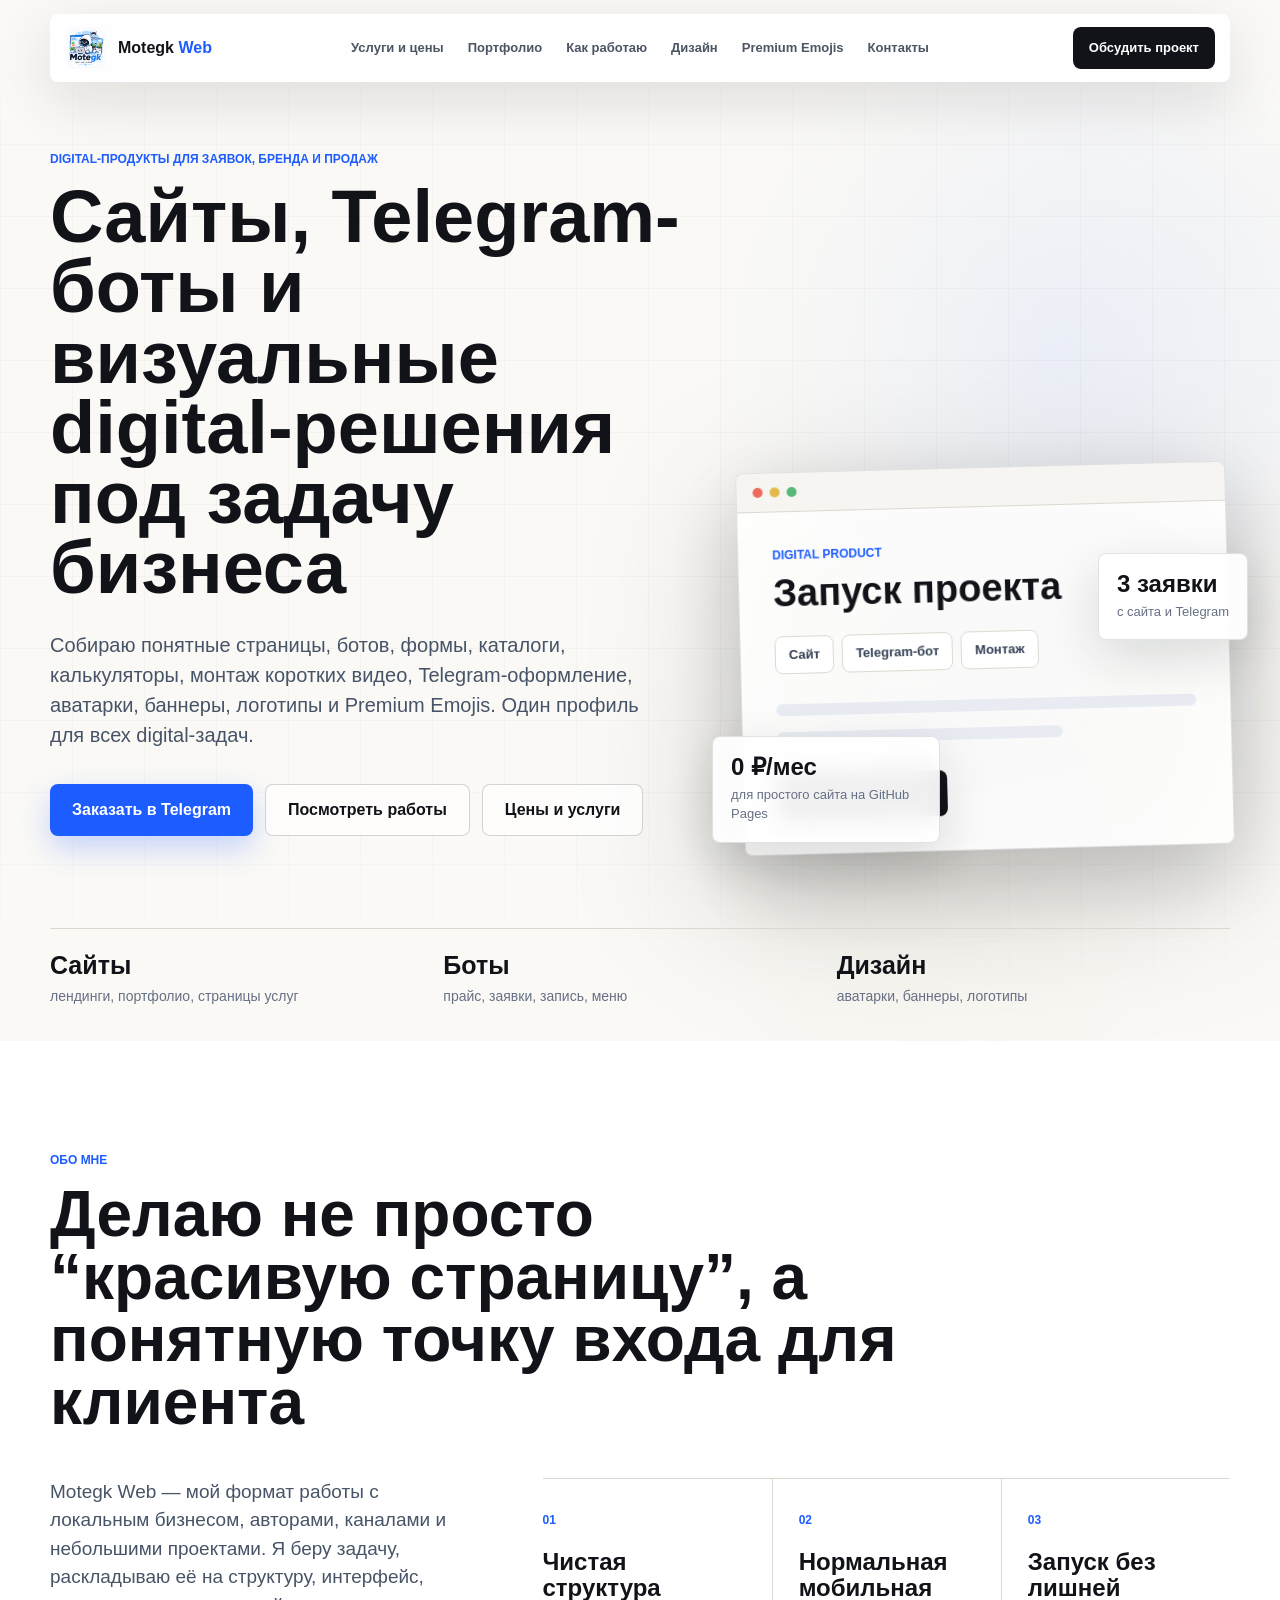
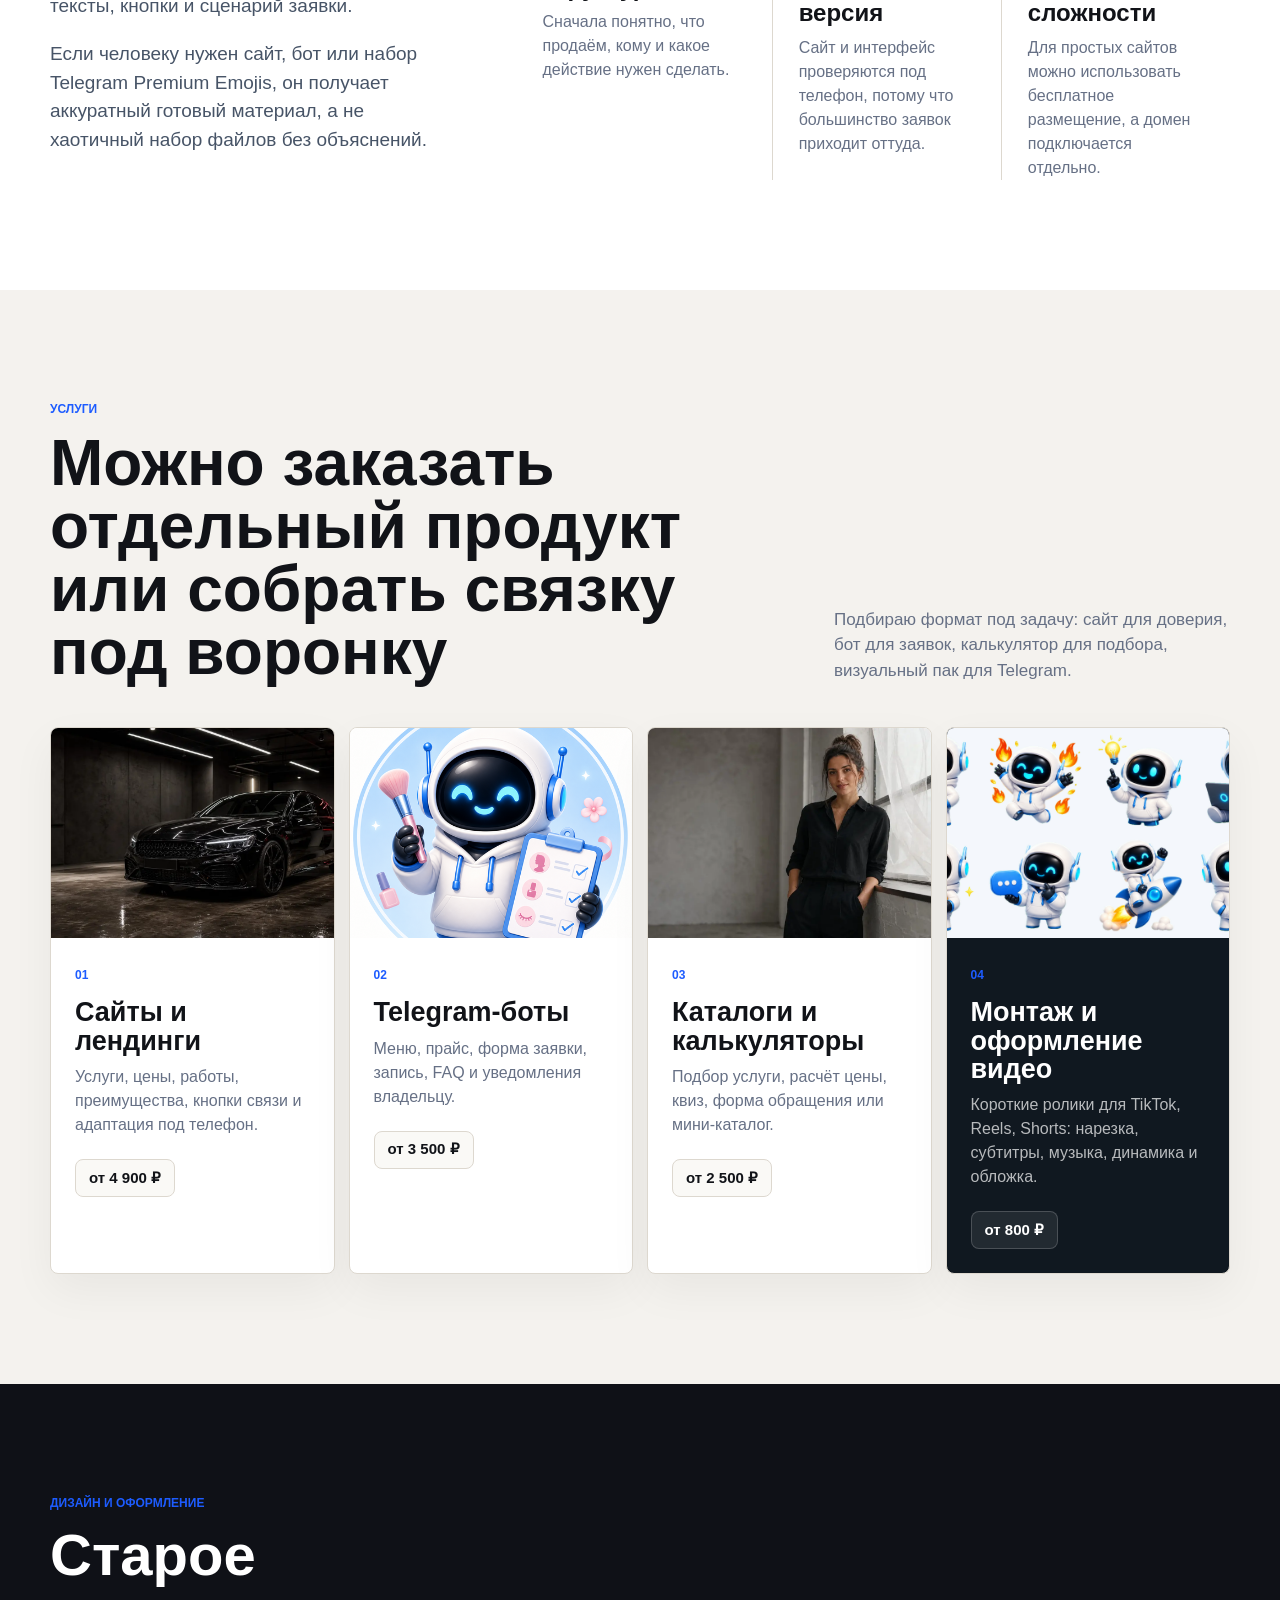
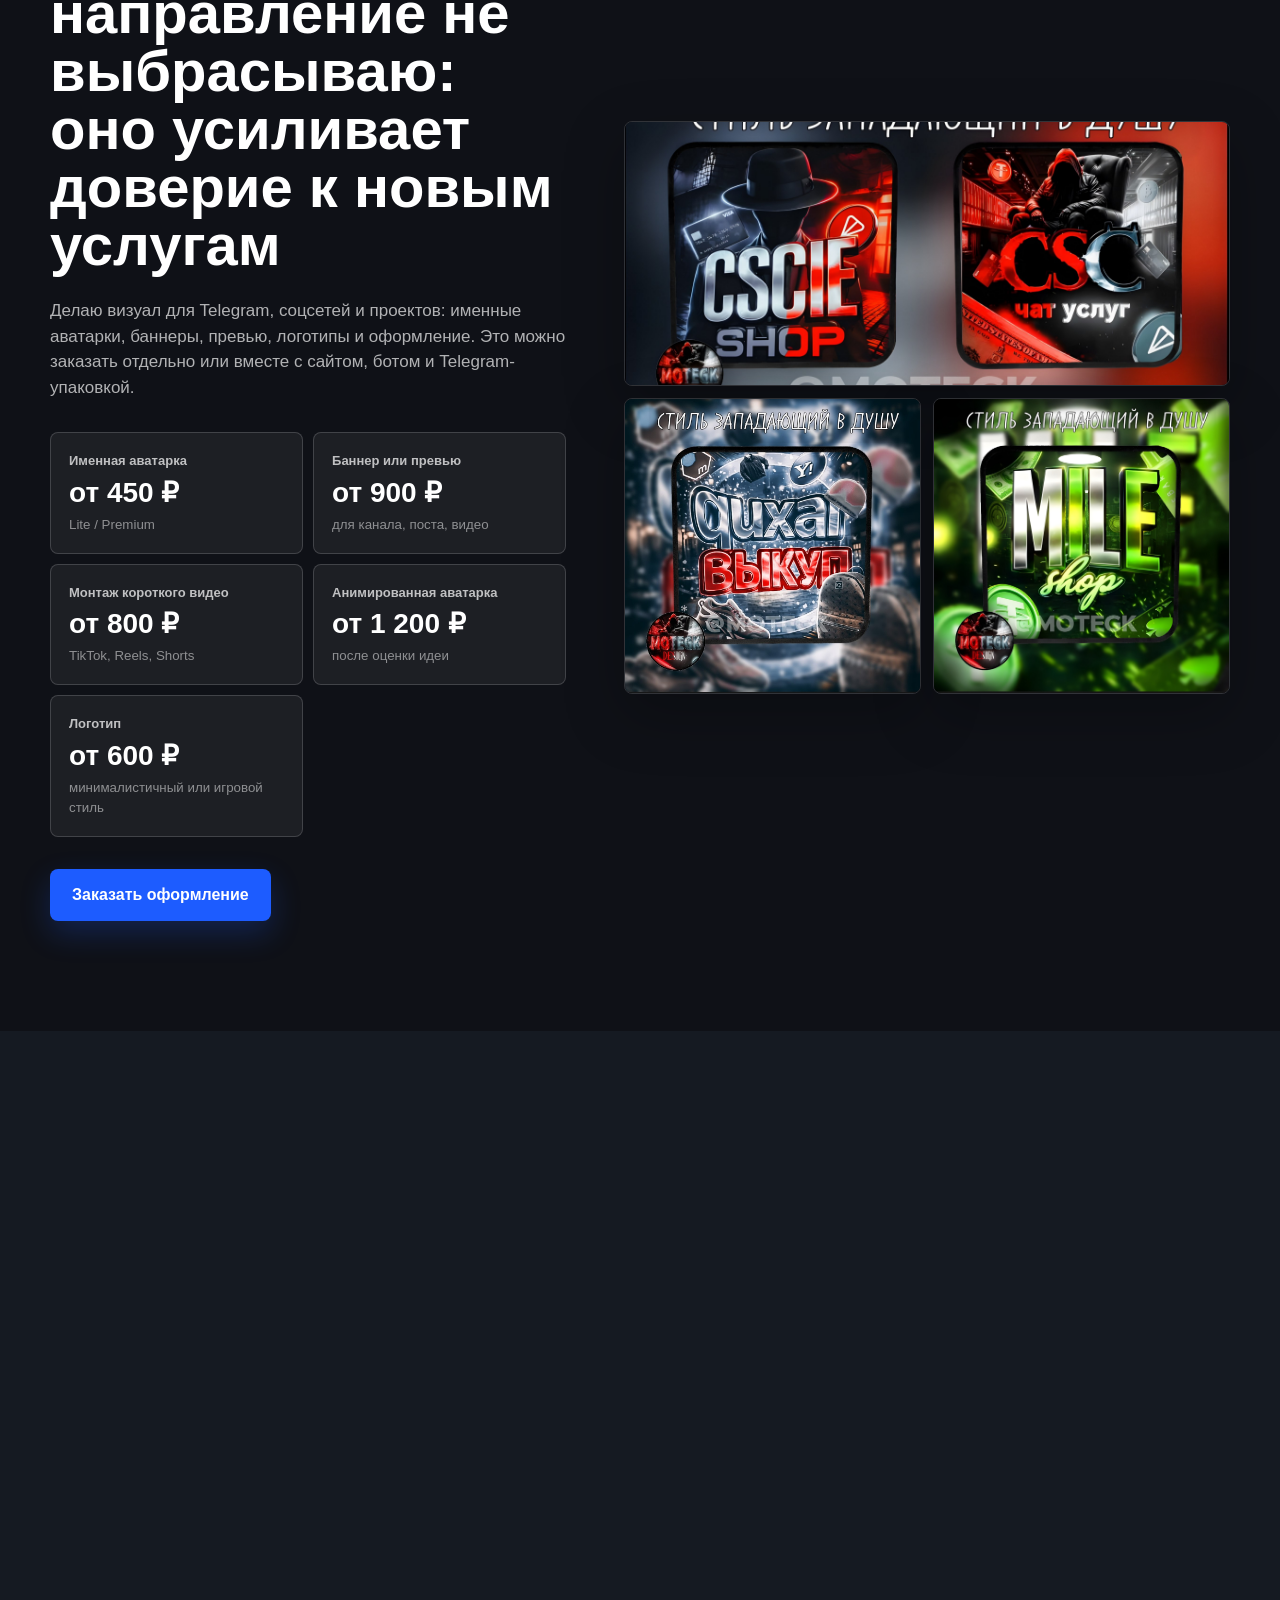
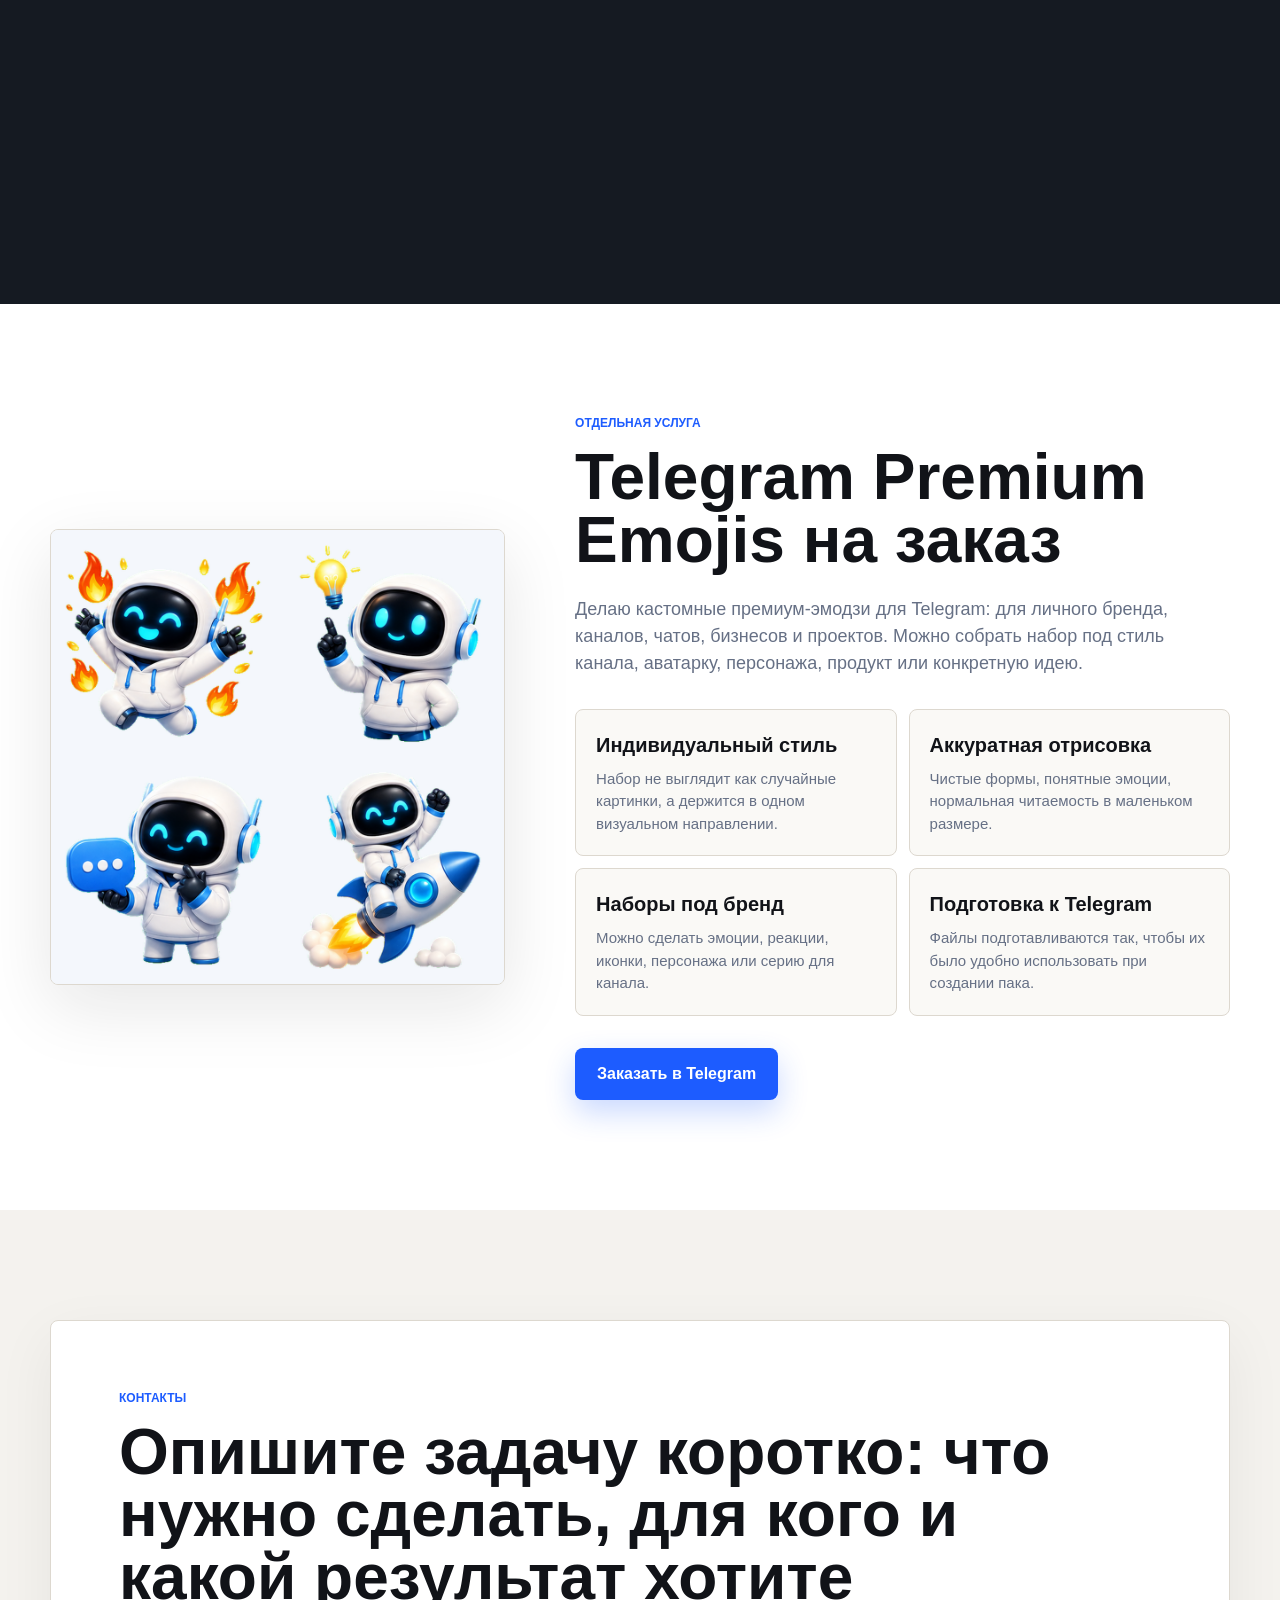
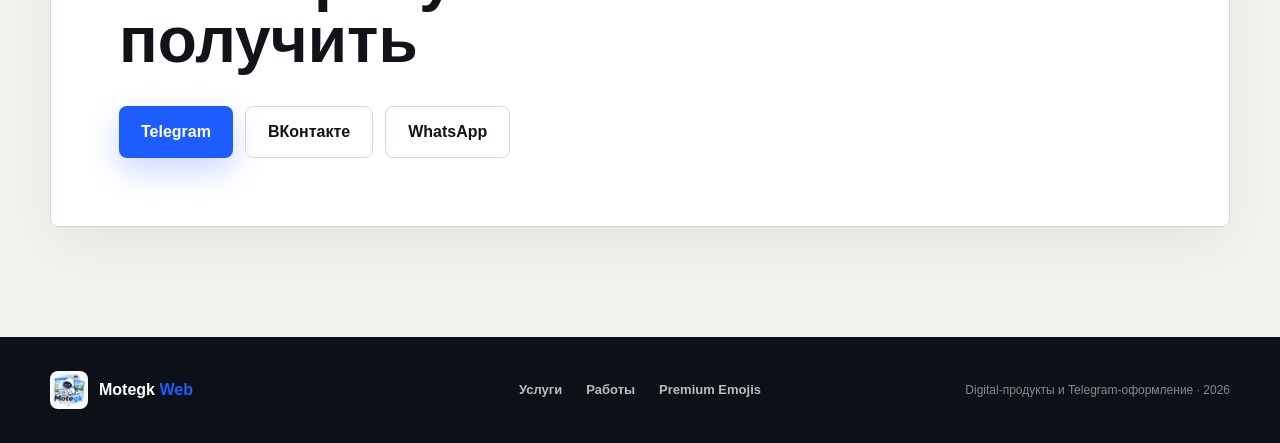
<file: index.html>
<!doctype html>
<html lang="ru">
<head>
  <meta charset="UTF-8">
  <meta name="viewport" content="width=device-width, initial-scale=1.0">
  <meta name="description" content="Motegk Web: сайты, Telegram-боты, digital-инструменты и Telegram Premium Emojis для бизнеса, каналов и личных проектов.">
  <title>Motegk Web | сайты, боты и digital-продукты</title>
  <link rel="stylesheet" href="styles.css?v=9">
</head>
<body>
  <header class="site-header" data-header>
    <a class="brand" href="#top" aria-label="Motegk Web">
      <img src="assets/logo-motegk.webp" alt="">
      <span>Motegk <b>Web</b></span>
    </a>
    <nav class="desktop-nav" aria-label="Основная навигация">
      <a href="services.html">Услуги и цены</a>
      <a href="portfolio.html">Портфолио</a>
      <a href="process.html">Как работаю</a>
      <a href="#design">Дизайн</a>
      <a href="#emojis">Premium Emojis</a>
      <a href="#contacts">Контакты</a>
    </nav>
    <button class="button button-small button-dark" type="button" data-contact-open>Обсудить проект</button>
    <button class="menu-button" type="button" data-menu aria-label="Открыть меню" aria-expanded="false">
      <span></span><span></span>
    </button>
    <nav class="mobile-nav" data-mobile-nav aria-label="Мобильная навигация">
      <a href="services.html">Услуги и цены</a>
      <a href="portfolio.html">Портфолио</a>
      <a href="process.html">Как работаю</a>
      <a href="#design">Дизайн</a>
      <a href="#emojis">Premium Emojis</a>
      <a href="#contacts">Контакты</a>
      <button type="button" data-contact-open>Обсудить проект</button>
    </nav>
  </header>

  <main id="top">
    <section class="hero">
      <div class="hero-bg" aria-hidden="true">
        <div class="hero-grid"></div>
      </div>
      <div class="hero-interface" aria-hidden="true">
        <div class="browser-mockup">
          <div class="browser-top"><span></span><span></span><span></span></div>
          <div class="mockup-main">
            <p>Digital product</p>
            <h3>Запуск проекта</h3>
            <div class="mockup-buttons">
              <span>Сайт</span>
              <span>Telegram-бот</span>
              <span>Монтаж</span>
            </div>
            <div class="mockup-line long"></div>
            <div class="mockup-line"></div>
            <div class="mockup-cta">Оставить заявку</div>
          </div>
        </div>
        <div class="floating-panel panel-leads">
          <strong>3 заявки</strong>
          <span>с сайта и Telegram</span>
        </div>
        <div class="floating-panel panel-status">
          <strong>0 ₽/мес</strong>
          <span>для простого сайта на GitHub Pages</span>
        </div>
      </div>
      <div class="hero-inner reveal">
        <p class="eyebrow">Digital-продукты для заявок, бренда и продаж</p>
        <h1>Сайты, Telegram-боты и визуальные digital-решения под задачу бизнеса</h1>
        <p class="hero-text">Собираю понятные страницы, ботов, формы, каталоги, калькуляторы, монтаж коротких видео, Telegram-оформление, аватарки, баннеры, логотипы и Premium Emojis. Один профиль для всех digital-задач.</p>
        <div class="hero-actions">
          <button class="button button-primary" type="button" data-contact-open>Заказать в Telegram</button>
          <a class="button button-secondary" href="#portfolio">Посмотреть работы</a>
          <a class="button button-secondary" href="services.html">Цены и услуги</a>
        </div>
      </div>
      <div class="hero-metrics reveal">
        <div><strong>Сайты</strong><span>лендинги, портфолио, страницы услуг</span></div>
        <div><strong>Боты</strong><span>прайс, заявки, запись, меню</span></div>
        <div><strong>Дизайн</strong><span>аватарки, баннеры, логотипы</span></div>
      </div>
    </section>

    <section class="section about-section" id="about">
      <div class="section-head reveal">
        <p class="eyebrow">Обо мне</p>
        <h2>Делаю не просто “красивую страницу”, а понятную точку входа для клиента</h2>
      </div>
      <div class="about-grid">
        <div class="about-copy reveal">
          <p>Motegk Web — мой формат работы с локальным бизнесом, авторами, каналами и небольшими проектами. Я беру задачу, раскладываю её на структуру, интерфейс, тексты, кнопки и сценарий заявки.</p>
          <p>Если человеку нужен сайт, бот или набор Telegram Premium Emojis, он получает аккуратный готовый материал, а не хаотичный набор файлов без объяснений.</p>
        </div>
        <div class="principles reveal">
          <article><span>01</span><h3>Чистая структура</h3><p>Сначала понятно, что продаём, кому и какое действие нужен сделать.</p></article>
          <article><span>02</span><h3>Нормальная мобильная версия</h3><p>Сайт и интерфейс проверяются под телефон, потому что большинство заявок приходит оттуда.</p></article>
          <article><span>03</span><h3>Запуск без лишней сложности</h3><p>Для простых сайтов можно использовать бесплатное размещение, а домен подключается отдельно.</p></article>
        </div>
      </div>
    </section>

    <section class="section services-section" id="services">
      <div class="section-head section-head-row reveal">
        <div>
          <p class="eyebrow">Услуги</p>
          <h2>Можно заказать отдельный продукт или собрать связку под воронку</h2>
        </div>
        <p>Подбираю формат под задачу: сайт для доверия, бот для заявок, калькулятор для подбора, визуальный пак для Telegram.</p>
      </div>
      <div class="service-grid">
        <article class="service-card reveal">
          <img src="assets/case-detailing.webp" alt="Превью сайта для бизнеса">
          <div><span>01</span><h3>Сайты и лендинги</h3><p>Услуги, цены, работы, преимущества, кнопки связи и адаптация под телефон.</p><strong class="service-price">от 4 900 ₽</strong></div>
        </article>
        <article class="service-card reveal">
          <img src="assets/telegram-bot-preview.png" alt="Превью Telegram-бота">
          <div><span>02</span><h3>Telegram-боты</h3><p>Меню, прайс, форма заявки, запись, FAQ и уведомления владельцу.</p><strong class="service-price">от 3 500 ₽</strong></div>
        </article>
        <article class="service-card reveal">
          <img src="assets/case-photographer.webp" alt="Превью портфолио">
          <div><span>03</span><h3>Каталоги и калькуляторы</h3><p>Подбор услуги, расчёт цены, квиз, форма обращения или мини-каталог.</p><strong class="service-price">от 2 500 ₽</strong></div>
        </article>
        <article class="service-card service-card-accent reveal">
          <img src="assets/emoji-pack-preview.png" alt="Превью Telegram Premium Emojis">
          <div><span>04</span><h3>Монтаж и оформление видео</h3><p>Короткие ролики для TikTok, Reels, Shorts: нарезка, субтитры, музыка, динамика и обложка.</p><strong class="service-price">от 800 ₽</strong></div>
        </article>
      </div>
    </section>

    <section class="design-section" id="design">
      <div class="design-copy reveal">
        <p class="eyebrow">Дизайн и оформление</p>
        <h2>Старое направление не выбрасываю: оно усиливает доверие к новым услугам</h2>
        <p>Делаю визуал для Telegram, соцсетей и проектов: именные аватарки, баннеры, превью, логотипы и оформление. Это можно заказать отдельно или вместе с сайтом, ботом и Telegram-упаковкой.</p>
        <div class="design-prices">
          <article><span>Именная аватарка</span><strong>от 450 ₽</strong><small>Lite / Premium</small></article>
          <article><span>Баннер или превью</span><strong>от 900 ₽</strong><small>для канала, поста, видео</small></article>
          <article><span>Монтаж короткого видео</span><strong>от 800 ₽</strong><small>TikTok, Reels, Shorts</small></article>
          <article><span>Анимированная аватарка</span><strong>от 1 200 ₽</strong><small>после оценки идеи</small></article>
          <article><span>Логотип</span><strong>от 600 ₽</strong><small>минималистичный или игровой стиль</small></article>
        </div>
        <button class="button button-primary" type="button" data-contact-open>Заказать оформление</button>
      </div>
      <div class="design-gallery reveal">
        <img src="assets/design-case-red.jpg" alt="Пример дизайна в красном стиле">
        <img src="assets/design-case-blue.jpg" alt="Пример дизайна в синем стиле">
        <img src="assets/design-case-green.jpg" alt="Пример дизайна в зелёном стиле">
      </div>
    </section>

    <section class="portfolio-section" id="portfolio">
      <div class="portfolio-copy reveal">
        <p class="eyebrow">Портфолио</p>
        <h2>Демо можно открыть, проверить и адаптировать под реальный бизнес</h2>
        <p>Вместо случайных скриншотов — рабочие примеры: страницы с услугами, кнопками, блоками доверия, карточками и сценариями заявки.</p>
        <button class="button button-light" type="button" data-contact-open>Обсудить похожий проект</button>
      </div>
      <div class="work-grid">
        <a class="work-card reveal" href="https://motegk.github.io/detailing-studio-demo/" target="_blank" rel="noopener">
          <img src="assets/case-detailing.webp" alt="Демо сайта детейлинг-студии">
          <div><span>Детейлинг</span><h3>Сайт с услугами и калькулятором</h3></div>
        </a>
        <a class="work-card reveal" href="https://motegk.github.io/photographer-demo/" target="_blank" rel="noopener">
          <img src="assets/case-photographer.webp" alt="Демо сайта фотографа">
          <div><span>Фотограф</span><h3>Портфолио и заявки на съёмку</h3></div>
        </a>
        <a class="work-card reveal" href="https://motegk.github.io/math-tutor-demo/" target="_blank" rel="noopener">
          <img src="assets/case-tutor.webp" alt="Демо сайта репетитора">
          <div><span>Репетитор</span><h3>Страница услуг и запись</h3></div>
        </a>
      </div>
    </section>

    <section class="section emoji-section" id="emojis">
      <div class="emoji-visual reveal">
        <img src="assets/emoji-pack-preview.png" alt="Пример Telegram Premium Emojis">
      </div>
      <div class="emoji-content reveal">
        <p class="eyebrow">Отдельная услуга</p>
        <h2>Telegram Premium Emojis на заказ</h2>
        <p>Делаю кастомные премиум-эмодзи для Telegram: для личного бренда, каналов, чатов, бизнесов и проектов. Можно собрать набор под стиль канала, аватарку, персонажа, продукт или конкретную идею.</p>
        <div class="emoji-benefits">
          <article><h3>Индивидуальный стиль</h3><p>Набор не выглядит как случайные картинки, а держится в одном визуальном направлении.</p></article>
          <article><h3>Аккуратная отрисовка</h3><p>Чистые формы, понятные эмоции, нормальная читаемость в маленьком размере.</p></article>
          <article><h3>Наборы под бренд</h3><p>Можно сделать эмоции, реакции, иконки, персонажа или серию для канала.</p></article>
          <article><h3>Подготовка к Telegram</h3><p>Файлы подготавливаются так, чтобы их было удобно использовать при создании пака.</p></article>
        </div>
        <a class="button button-primary" href="https://t.me/motegk" target="_blank" rel="noopener">Заказать в Telegram</a>
      </div>
    </section>

    <section class="section contact-section" id="contacts">
      <div class="contact-card reveal">
        <p class="eyebrow">Контакты</p>
        <h2>Опишите задачу коротко: что нужно сделать, для кого и какой результат хотите получить</h2>
        <div class="contact-actions">
          <a class="button button-primary" href="https://t.me/motegk" target="_blank" rel="noopener">Telegram</a>
          <a class="button button-outline" href="https://vk.com/motegk" target="_blank" rel="noopener">ВКонтакте</a>
          <a class="button button-outline" href="https://wa.me/79126756525" target="_blank" rel="noopener">WhatsApp</a>
        </div>
      </div>
    </section>
  </main>

  <footer class="site-footer">
    <a class="brand brand-footer" href="#top"><img src="assets/logo-motegk.webp" alt=""><span>Motegk <b>Web</b></span></a>
    <div class="footer-links"><a href="#services">Услуги</a><a href="#portfolio">Работы</a><a href="#emojis">Premium Emojis</a></div>
    <p>Digital-продукты и Telegram-оформление · <span data-year></span></p>
  </footer>

  <dialog class="contact-dialog" data-contact-dialog aria-labelledby="contact-title">
    <div class="dialog-panel">
      <div class="dialog-head">
        <div><p class="eyebrow">Связь</p><h2 id="contact-title">Куда удобнее написать?</h2></div>
        <button type="button" data-contact-close aria-label="Закрыть">×</button>
      </div>
      <div class="contact-list">
        <a href="https://t.me/motegk" target="_blank" rel="noopener"><i class="tg">TG</i><span><strong>Telegram</strong><small>@motegk</small></span><b>↗</b></a>
        <a href="https://vk.com/motegk" target="_blank" rel="noopener"><i class="vk">VK</i><span><strong>ВКонтакте</strong><small>vk.com/motegk</small></span><b>↗</b></a>
        <a href="https://wa.me/79126756525" target="_blank" rel="noopener"><i class="wa">WA</i><span><strong>WhatsApp</strong><small>+7 912 675-65-25</small></span><b>↗</b></a>
      </div>
      <p class="dialog-note">Напишите нишу, задачу и желаемый формат: сайт, бот, калькулятор, каталог, Premium Emojis или другой digital-продукт.</p>
    </div>
  </dialog>

  <script src="script.js?v=9"></script>
</body>
</html>
</file>
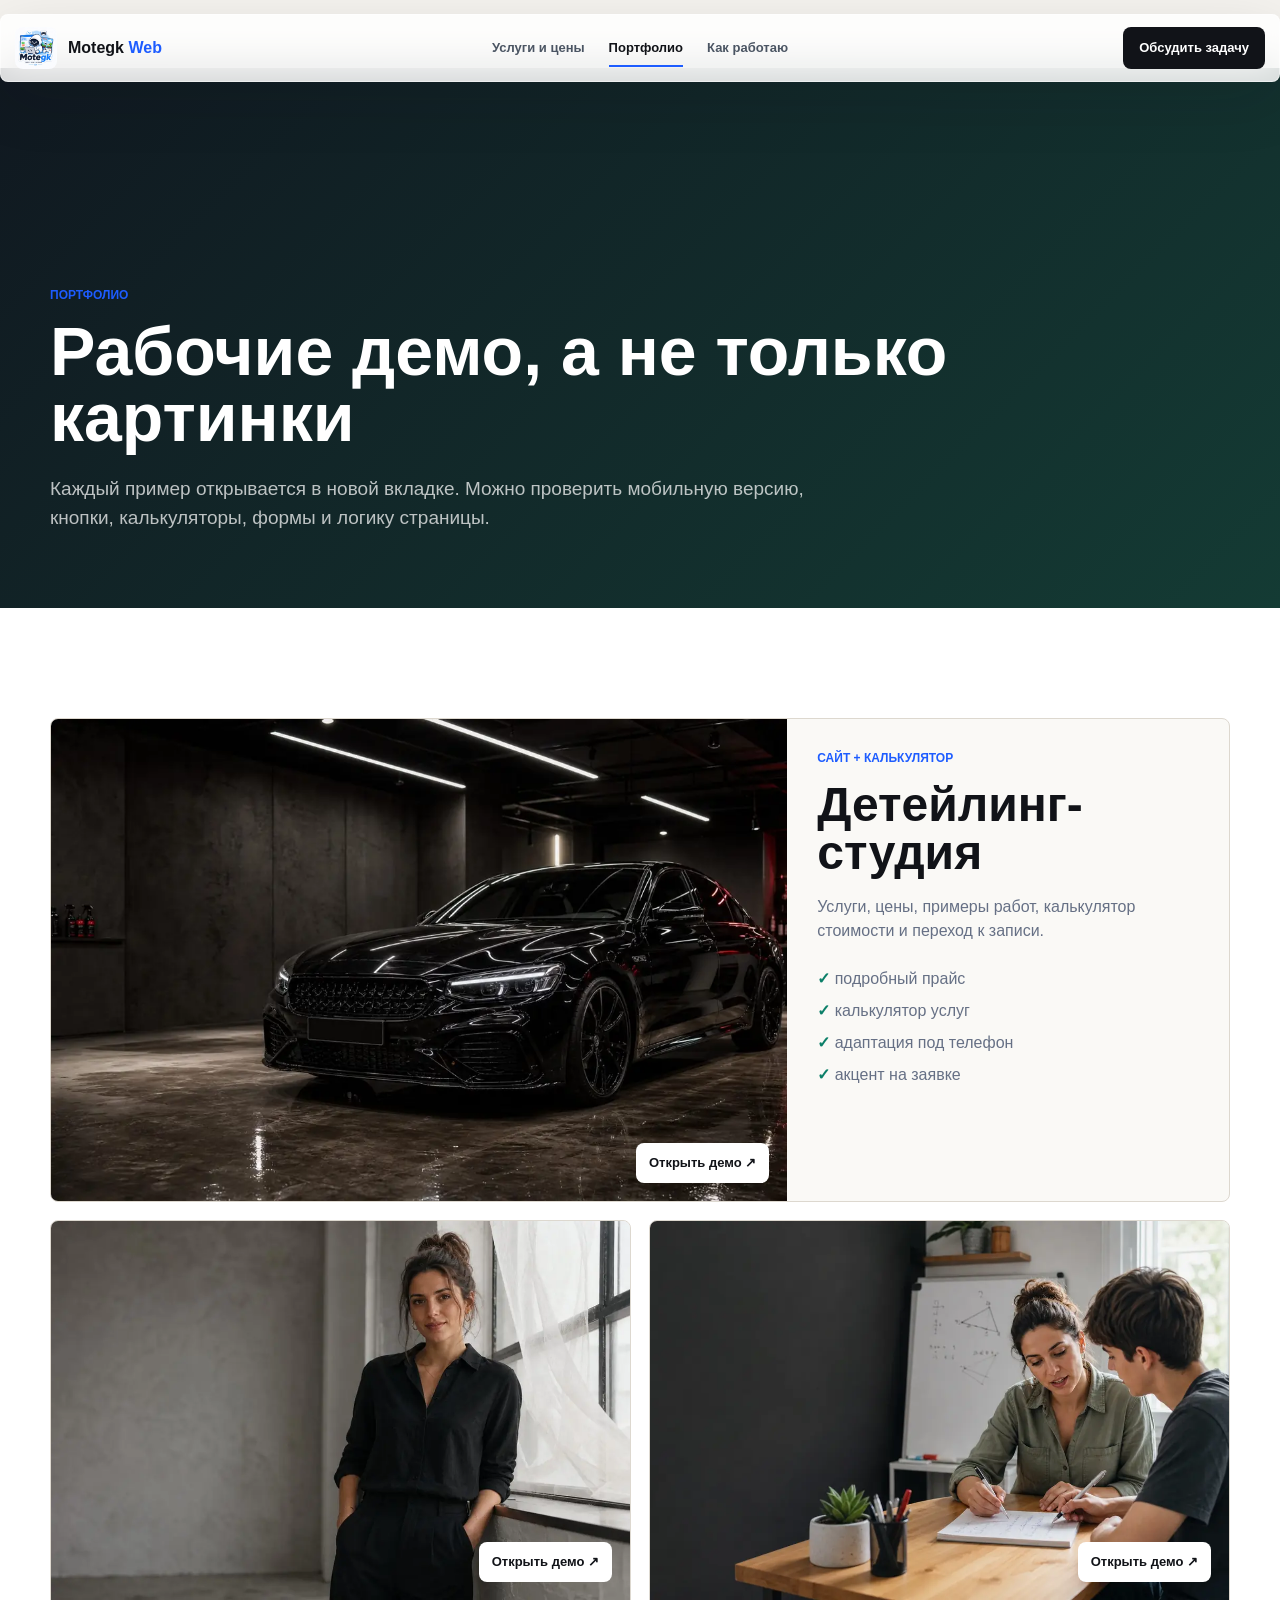
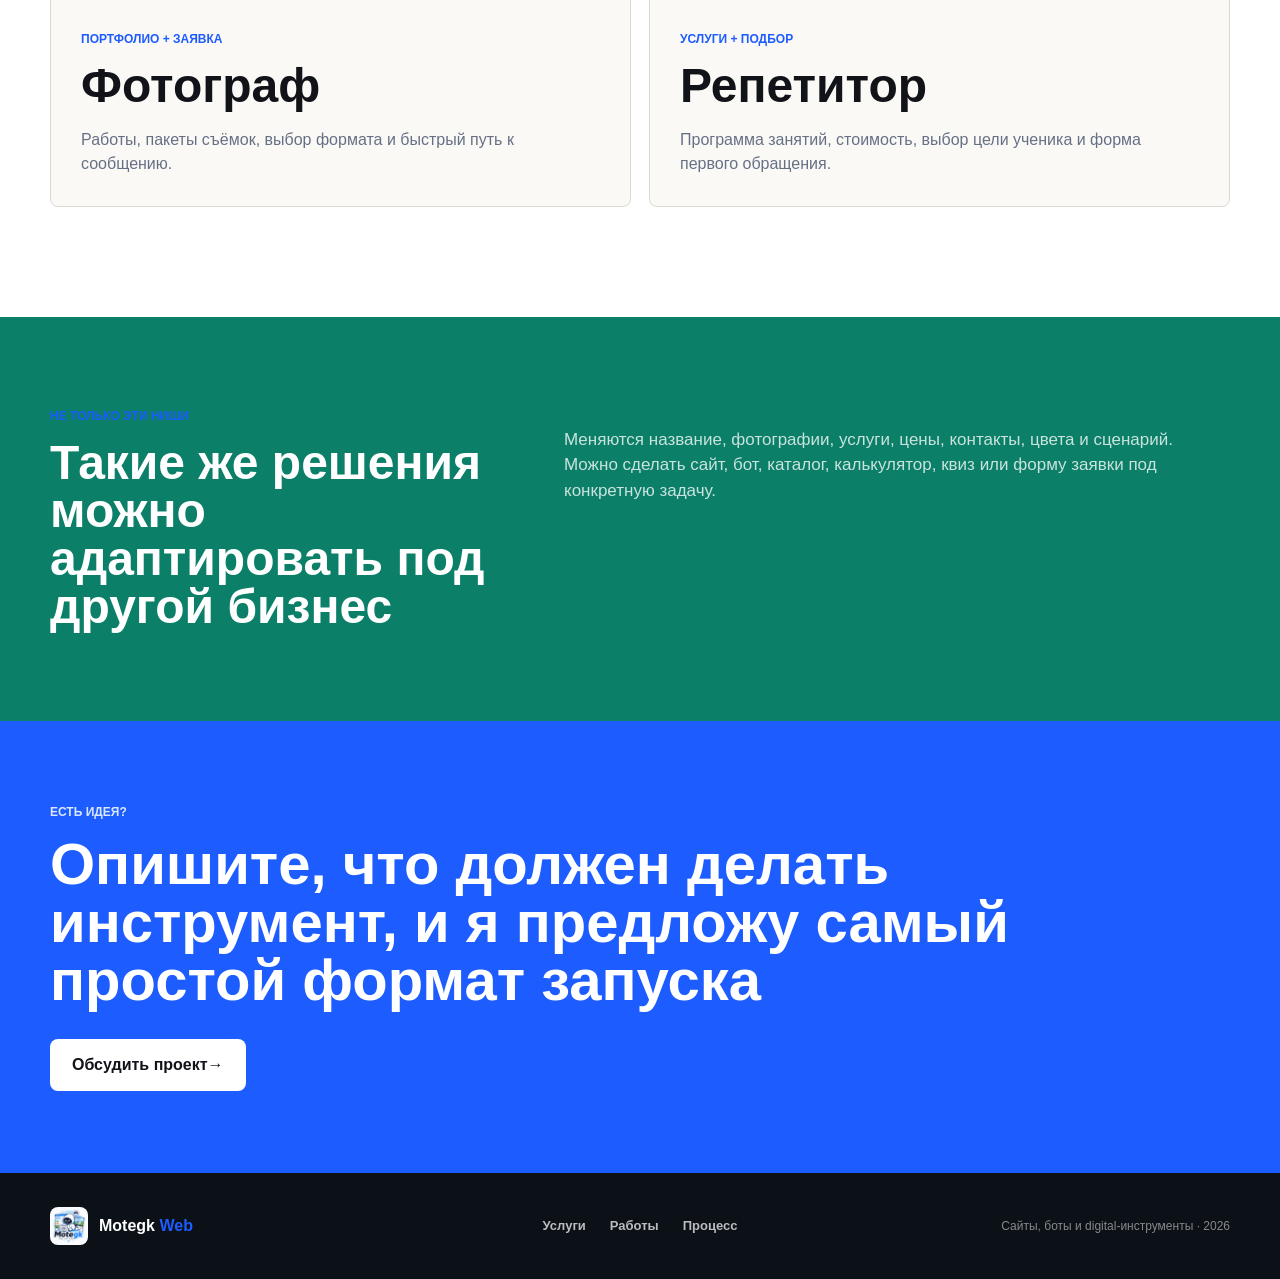
<file: portfolio.html>
<!doctype html>
<html lang="ru">
<head>
  <meta charset="UTF-8">
  <meta name="viewport" content="width=device-width, initial-scale=1.0">
  <meta name="description" content="Рабочие демо Motegk Web: сайты, калькуляторы, формы заявок и интерактивные страницы для бизнеса.">
  <title>Портфолио | Motegk Web</title>
  <link rel="stylesheet" href="styles.css?v=9">
</head>
<body>
  <header class="site-header header-solid"><a class="brand" href="index.html"><img src="assets/logo-motegk.webp" alt=""><span>Motegk <b>Web</b></span></a><nav class="desktop-nav"><a href="services.html">Услуги и цены</a><a class="active" href="portfolio.html">Портфолио</a><a href="process.html">Как работаю</a></nav><button class="button button-small button-dark" type="button" data-contact-open>Обсудить задачу</button><button class="menu-button" type="button" data-menu aria-label="Открыть меню" aria-expanded="false"><span></span><span></span></button><nav class="mobile-nav" data-mobile-nav><a href="services.html">Услуги и цены</a><a href="portfolio.html">Портфолио</a><a href="process.html">Как работаю</a><button type="button" data-contact-open>Обсудить задачу</button></nav></header>
  <main>
    <section class="page-hero page-hero-portfolio"><p class="kicker">Портфолио</p><h1>Рабочие демо, а не только картинки</h1><p>Каждый пример открывается в новой вкладке. Можно проверить мобильную версию, кнопки, калькуляторы, формы и логику страницы.</p></section>
    <section class="section portfolio-list">
      <article class="project project-wide"><a class="project-media" href="https://motegk.github.io/detailing-studio-demo/" target="_blank" rel="noopener"><img src="assets/case-detailing.webp" alt="Демо для детейлинг-студии"><span>Открыть демо ↗</span></a><div class="project-copy"><p class="kicker kicker-dark">Сайт + калькулятор</p><h2>Детейлинг-студия</h2><p>Услуги, цены, примеры работ, калькулятор стоимости и переход к записи.</p><ul><li>подробный прайс</li><li>калькулятор услуг</li><li>адаптация под телефон</li><li>акцент на заявке</li></ul></div></article>
      <article class="project"><a class="project-media" href="https://motegk.github.io/photographer-demo/" target="_blank" rel="noopener"><img src="assets/case-photographer.webp" alt="Демо для фотографа"><span>Открыть демо ↗</span></a><div class="project-copy"><p class="kicker kicker-dark">Портфолио + заявка</p><h2>Фотограф</h2><p>Работы, пакеты съёмок, выбор формата и быстрый путь к сообщению.</p></div></article>
      <article class="project"><a class="project-media" href="https://motegk.github.io/math-tutor-demo/" target="_blank" rel="noopener"><img src="assets/case-tutor.webp" alt="Демо для репетитора"><span>Открыть демо ↗</span></a><div class="project-copy"><p class="kicker kicker-dark">Услуги + подбор</p><h2>Репетитор</h2><p>Программа занятий, стоимость, выбор цели ученика и форма первого обращения.</p></div></article>
    </section>
    <section class="custom-band"><div><p class="kicker">Не только эти ниши</p><h2>Такие же решения можно адаптировать под другой бизнес</h2></div><p>Меняются название, фотографии, услуги, цены, контакты, цвета и сценарий. Можно сделать сайт, бот, каталог, калькулятор, квиз или форму заявки под конкретную задачу.</p></section>
    <section class="cta-band"><p class="kicker">Есть идея?</p><h2>Опишите, что должен делать инструмент, и я предложу самый простой формат запуска</h2><button class="button button-light" type="button" data-contact-open>Обсудить проект <span>→</span></button></section>
  </main>
  <footer class="site-footer"><a class="brand brand-footer" href="index.html"><img src="assets/logo-motegk.webp" alt=""><span>Motegk <b>Web</b></span></a><div class="footer-links"><a href="services.html">Услуги</a><a href="portfolio.html">Работы</a><a href="process.html">Процесс</a></div><p>Сайты, боты и digital-инструменты · <span data-year></span></p></footer>
  <dialog class="contact-dialog" data-contact-dialog aria-labelledby="contact-title"><div class="dialog-panel"><div class="dialog-head"><div><p class="kicker kicker-dark">Связь</p><h2 id="contact-title">Куда удобнее написать?</h2></div><button type="button" data-contact-close aria-label="Закрыть">×</button></div><div class="contact-list"><a href="https://t.me/Motegk" target="_blank" rel="noopener"><i class="tg">TG</i><span><strong>Telegram</strong><small>@Motegk</small></span><b>↗</b></a><a href="https://vk.com/motegk" target="_blank" rel="noopener"><i class="vk">VK</i><span><strong>ВКонтакте</strong><small>vk.com/motegk</small></span><b>↗</b></a><a href="https://wa.me/79126756525" target="_blank" rel="noopener"><i class="wa">WA</i><span><strong>WhatsApp</strong><small>+7 912 675-65-25</small></span><b>↗</b></a></div><p class="dialog-note">Напишите, чем занимается бизнес и что нужно получить: сайт, бот, калькулятор, форму заявки или другой простой инструмент.</p></div></dialog>
  <script src="script.js?v=9"></script>
</body>
</html>
</file>
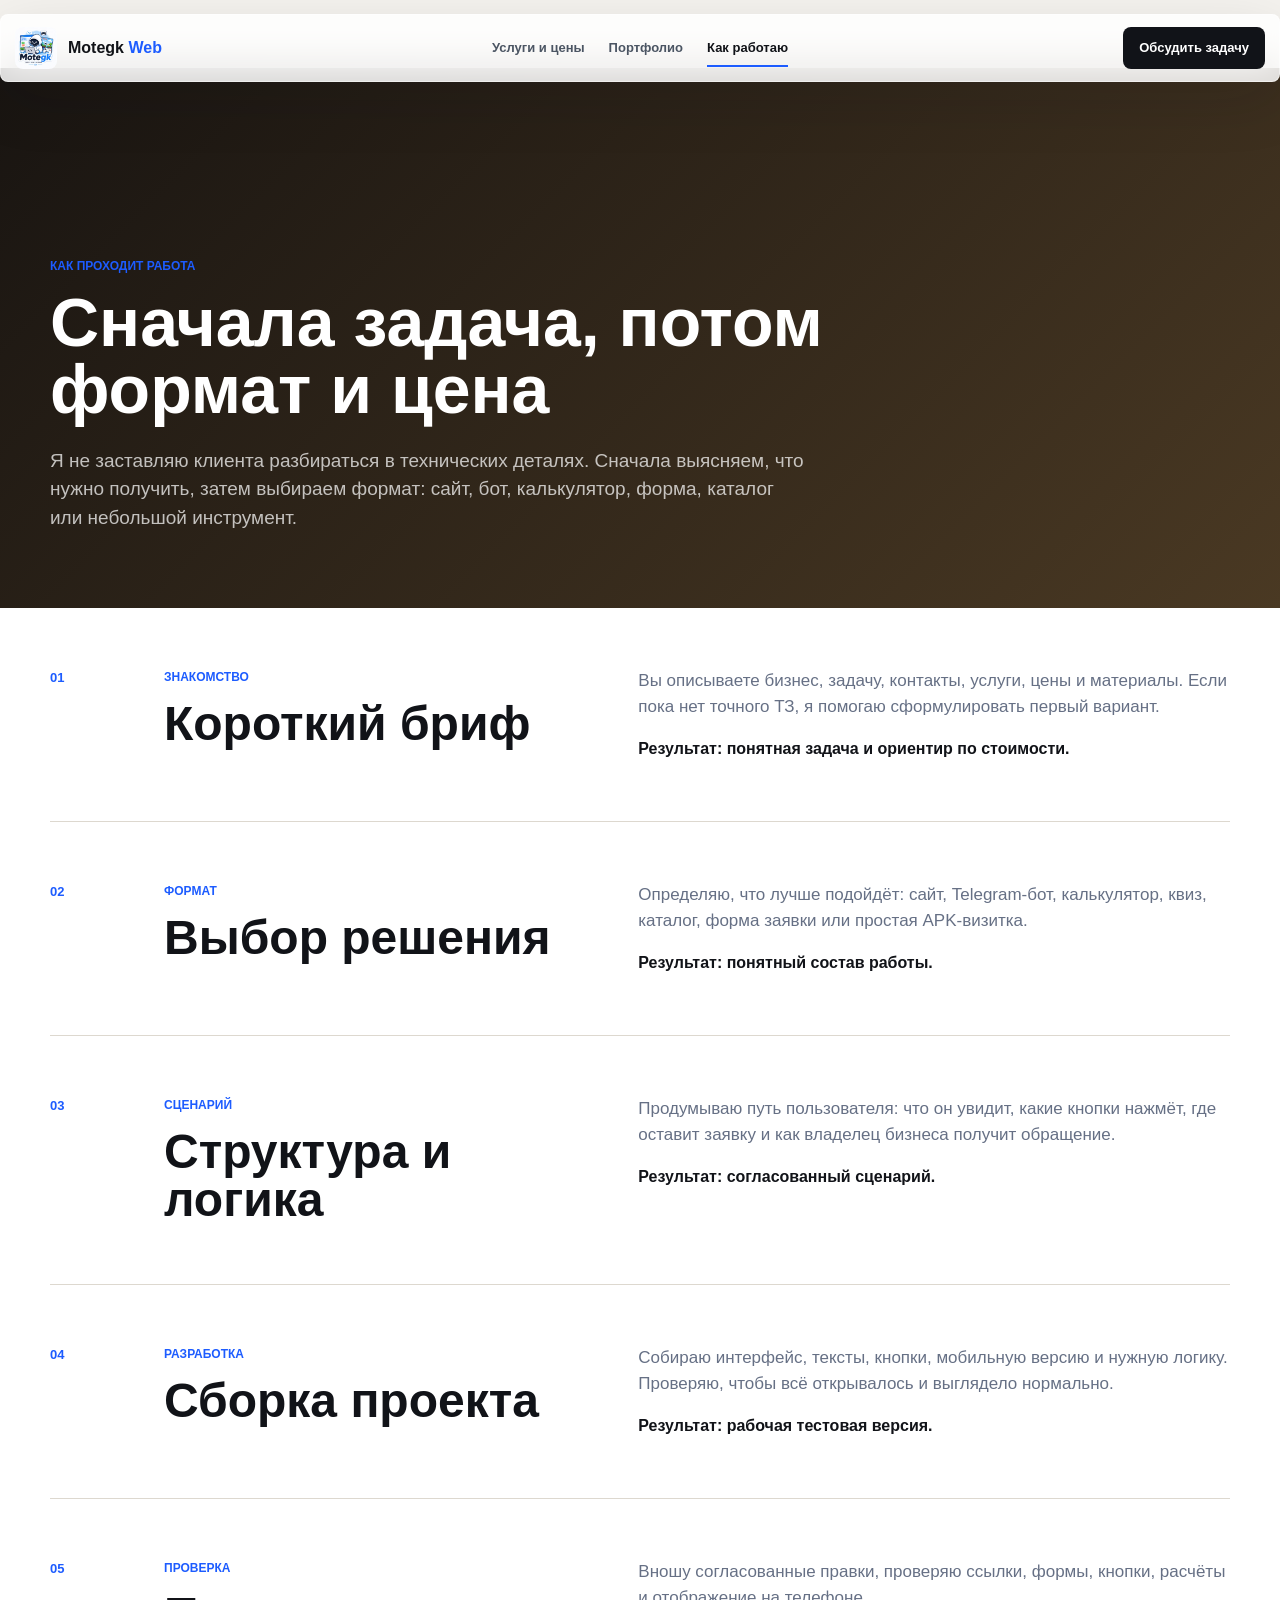
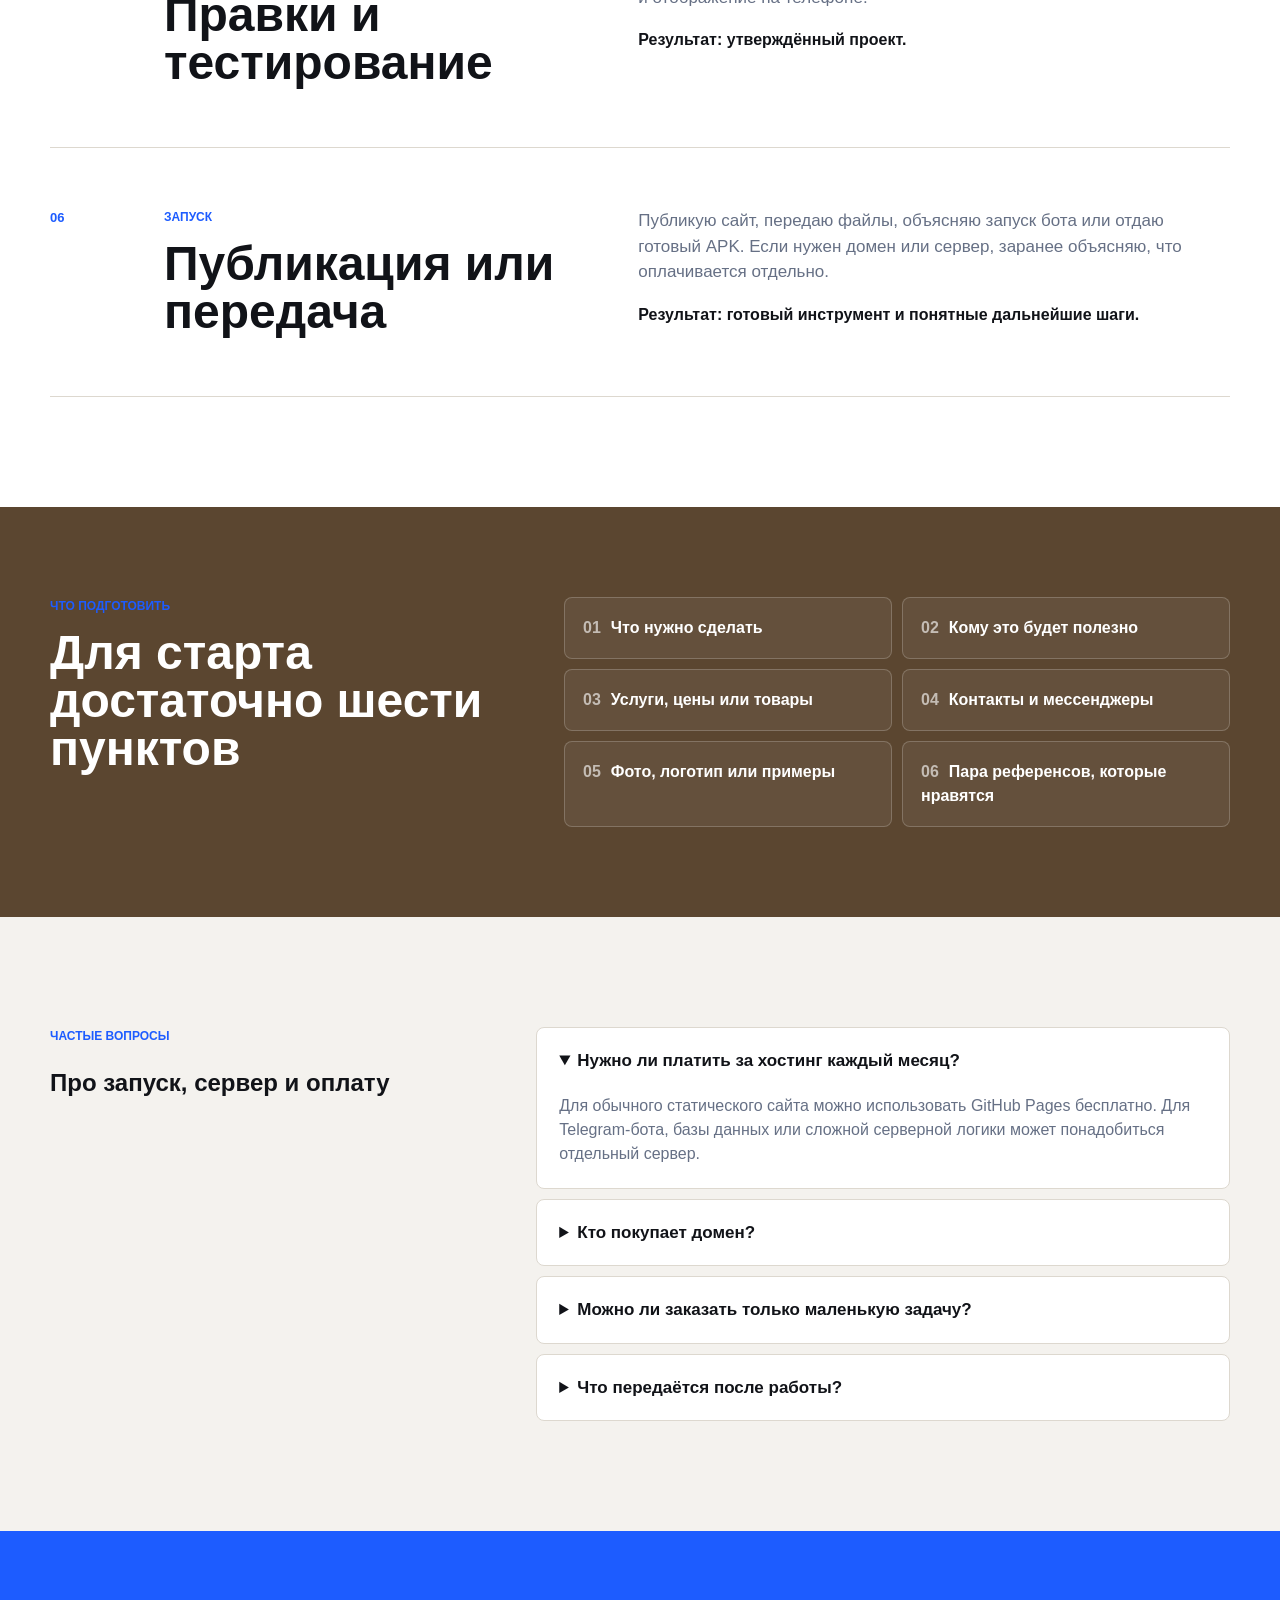
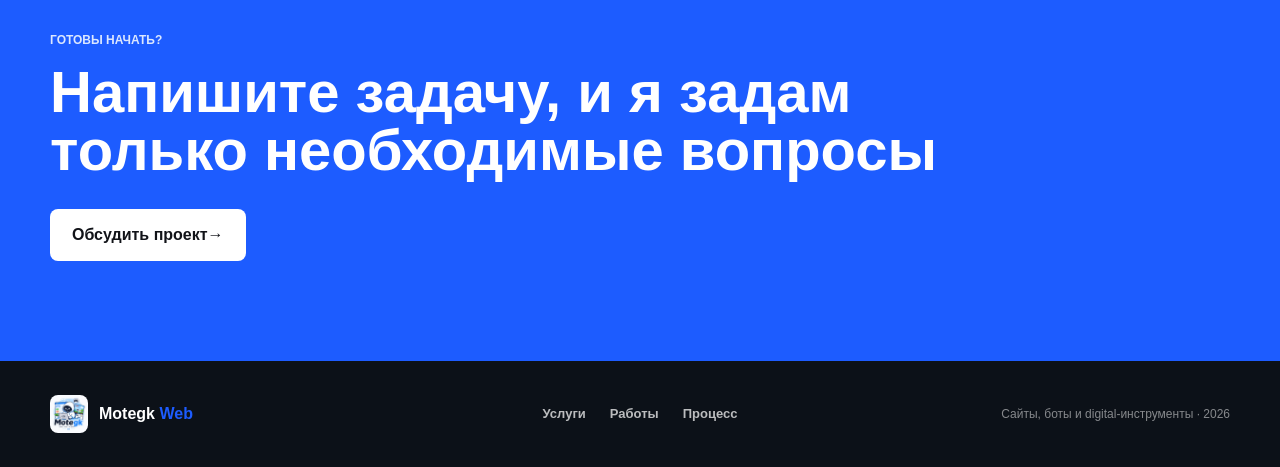
<file: process.html>
<!doctype html>
<html lang="ru">
<head>
  <meta charset="UTF-8">
  <meta name="viewport" content="width=device-width, initial-scale=1.0">
  <meta name="description" content="Как проходит работа над сайтом, Telegram-ботом, калькулятором или простым digital-инструментом в Motegk Web.">
  <title>Как проходит работа | Motegk Web</title>
  <link rel="stylesheet" href="styles.css?v=9">
</head>
<body>
  <header class="site-header header-solid"><a class="brand" href="index.html"><img src="assets/logo-motegk.webp" alt=""><span>Motegk <b>Web</b></span></a><nav class="desktop-nav"><a href="services.html">Услуги и цены</a><a href="portfolio.html">Портфолио</a><a class="active" href="process.html">Как работаю</a></nav><button class="button button-small button-dark" type="button" data-contact-open>Обсудить задачу</button><button class="menu-button" type="button" data-menu aria-label="Открыть меню" aria-expanded="false"><span></span><span></span></button><nav class="mobile-nav" data-mobile-nav><a href="services.html">Услуги и цены</a><a href="portfolio.html">Портфолио</a><a href="process.html">Как работаю</a><button type="button" data-contact-open>Обсудить задачу</button></nav></header>
  <main>
    <section class="page-hero page-hero-process"><p class="kicker">Как проходит работа</p><h1>Сначала задача, потом формат и цена</h1><p>Я не заставляю клиента разбираться в технических деталях. Сначала выясняем, что нужно получить, затем выбираем формат: сайт, бот, калькулятор, форма, каталог или небольшой инструмент.</p></section>
    <section class="section timeline">
      <article><span>01</span><div><p class="kicker kicker-dark">Знакомство</p><h2>Короткий бриф</h2></div><div><p>Вы описываете бизнес, задачу, контакты, услуги, цены и материалы. Если пока нет точного ТЗ, я помогаю сформулировать первый вариант.</p><strong>Результат: понятная задача и ориентир по стоимости.</strong></div></article>
      <article><span>02</span><div><p class="kicker kicker-dark">Формат</p><h2>Выбор решения</h2></div><div><p>Определяю, что лучше подойдёт: сайт, Telegram-бот, калькулятор, квиз, каталог, форма заявки или простая APK-визитка.</p><strong>Результат: понятный состав работы.</strong></div></article>
      <article><span>03</span><div><p class="kicker kicker-dark">Сценарий</p><h2>Структура и логика</h2></div><div><p>Продумываю путь пользователя: что он увидит, какие кнопки нажмёт, где оставит заявку и как владелец бизнеса получит обращение.</p><strong>Результат: согласованный сценарий.</strong></div></article>
      <article><span>04</span><div><p class="kicker kicker-dark">Разработка</p><h2>Сборка проекта</h2></div><div><p>Собираю интерфейс, тексты, кнопки, мобильную версию и нужную логику. Проверяю, чтобы всё открывалось и выглядело нормально.</p><strong>Результат: рабочая тестовая версия.</strong></div></article>
      <article><span>05</span><div><p class="kicker kicker-dark">Проверка</p><h2>Правки и тестирование</h2></div><div><p>Вношу согласованные правки, проверяю ссылки, формы, кнопки, расчёты и отображение на телефоне.</p><strong>Результат: утверждённый проект.</strong></div></article>
      <article><span>06</span><div><p class="kicker kicker-dark">Запуск</p><h2>Публикация или передача</h2></div><div><p>Публикую сайт, передаю файлы, объясняю запуск бота или отдаю готовый APK. Если нужен домен или сервер, заранее объясняю, что оплачивается отдельно.</p><strong>Результат: готовый инструмент и понятные дальнейшие шаги.</strong></div></article>
    </section>
    <section class="brief-band"><div><p class="kicker">Что подготовить</p><h2>Для старта достаточно шести пунктов</h2></div><ol><li>Что нужно сделать</li><li>Кому это будет полезно</li><li>Услуги, цены или товары</li><li>Контакты и мессенджеры</li><li>Фото, логотип или примеры</li><li>Пара референсов, которые нравятся</li></ol></section>
    <section class="section faq-section"><div class="section-title"><p class="kicker kicker-dark">Частые вопросы</p><h2>Про запуск, сервер и оплату</h2></div><div class="faq-list"><details open><summary>Нужно ли платить за хостинг каждый месяц?</summary><p>Для обычного статического сайта можно использовать GitHub Pages бесплатно. Для Telegram-бота, базы данных или сложной серверной логики может понадобиться отдельный сервер.</p></details><details><summary>Кто покупает домен?</summary><p>Домен лучше покупать клиенту на собственный аккаунт и данные. Тогда адрес остаётся под его контролем.</p></details><details><summary>Можно ли заказать только маленькую задачу?</summary><p>Да. Можно заказать отдельный блок, форму, калькулятор, правку, кнопку связи или небольшой бот.</p></details><details><summary>Что передаётся после работы?</summary><p>В зависимости от задачи: публичная ссылка, файлы проекта, инструкции, доступ к репозиторию или готовый APK-файл.</p></details></div></section>
    <section class="cta-band"><p class="kicker">Готовы начать?</p><h2>Напишите задачу, и я задам только необходимые вопросы</h2><button class="button button-light" type="button" data-contact-open>Обсудить проект <span>→</span></button></section>
  </main>
  <footer class="site-footer"><a class="brand brand-footer" href="index.html"><img src="assets/logo-motegk.webp" alt=""><span>Motegk <b>Web</b></span></a><div class="footer-links"><a href="services.html">Услуги</a><a href="portfolio.html">Работы</a><a href="process.html">Процесс</a></div><p>Сайты, боты и digital-инструменты · <span data-year></span></p></footer>
  <dialog class="contact-dialog" data-contact-dialog aria-labelledby="contact-title"><div class="dialog-panel"><div class="dialog-head"><div><p class="kicker kicker-dark">Связь</p><h2 id="contact-title">Куда удобнее написать?</h2></div><button type="button" data-contact-close aria-label="Закрыть">×</button></div><div class="contact-list"><a href="https://t.me/Motegk" target="_blank" rel="noopener"><i class="tg">TG</i><span><strong>Telegram</strong><small>@Motegk</small></span><b>↗</b></a><a href="https://vk.com/motegk" target="_blank" rel="noopener"><i class="vk">VK</i><span><strong>ВКонтакте</strong><small>vk.com/motegk</small></span><b>↗</b></a><a href="https://wa.me/79126756525" target="_blank" rel="noopener"><i class="wa">WA</i><span><strong>WhatsApp</strong><small>+7 912 675-65-25</small></span><b>↗</b></a></div><p class="dialog-note">Напишите, чем занимается бизнес и что нужно получить: сайт, бот, калькулятор, форму заявки или другой простой инструмент.</p></div></dialog>
  <script src="script.js?v=9"></script>
</body>
</html>
</file>
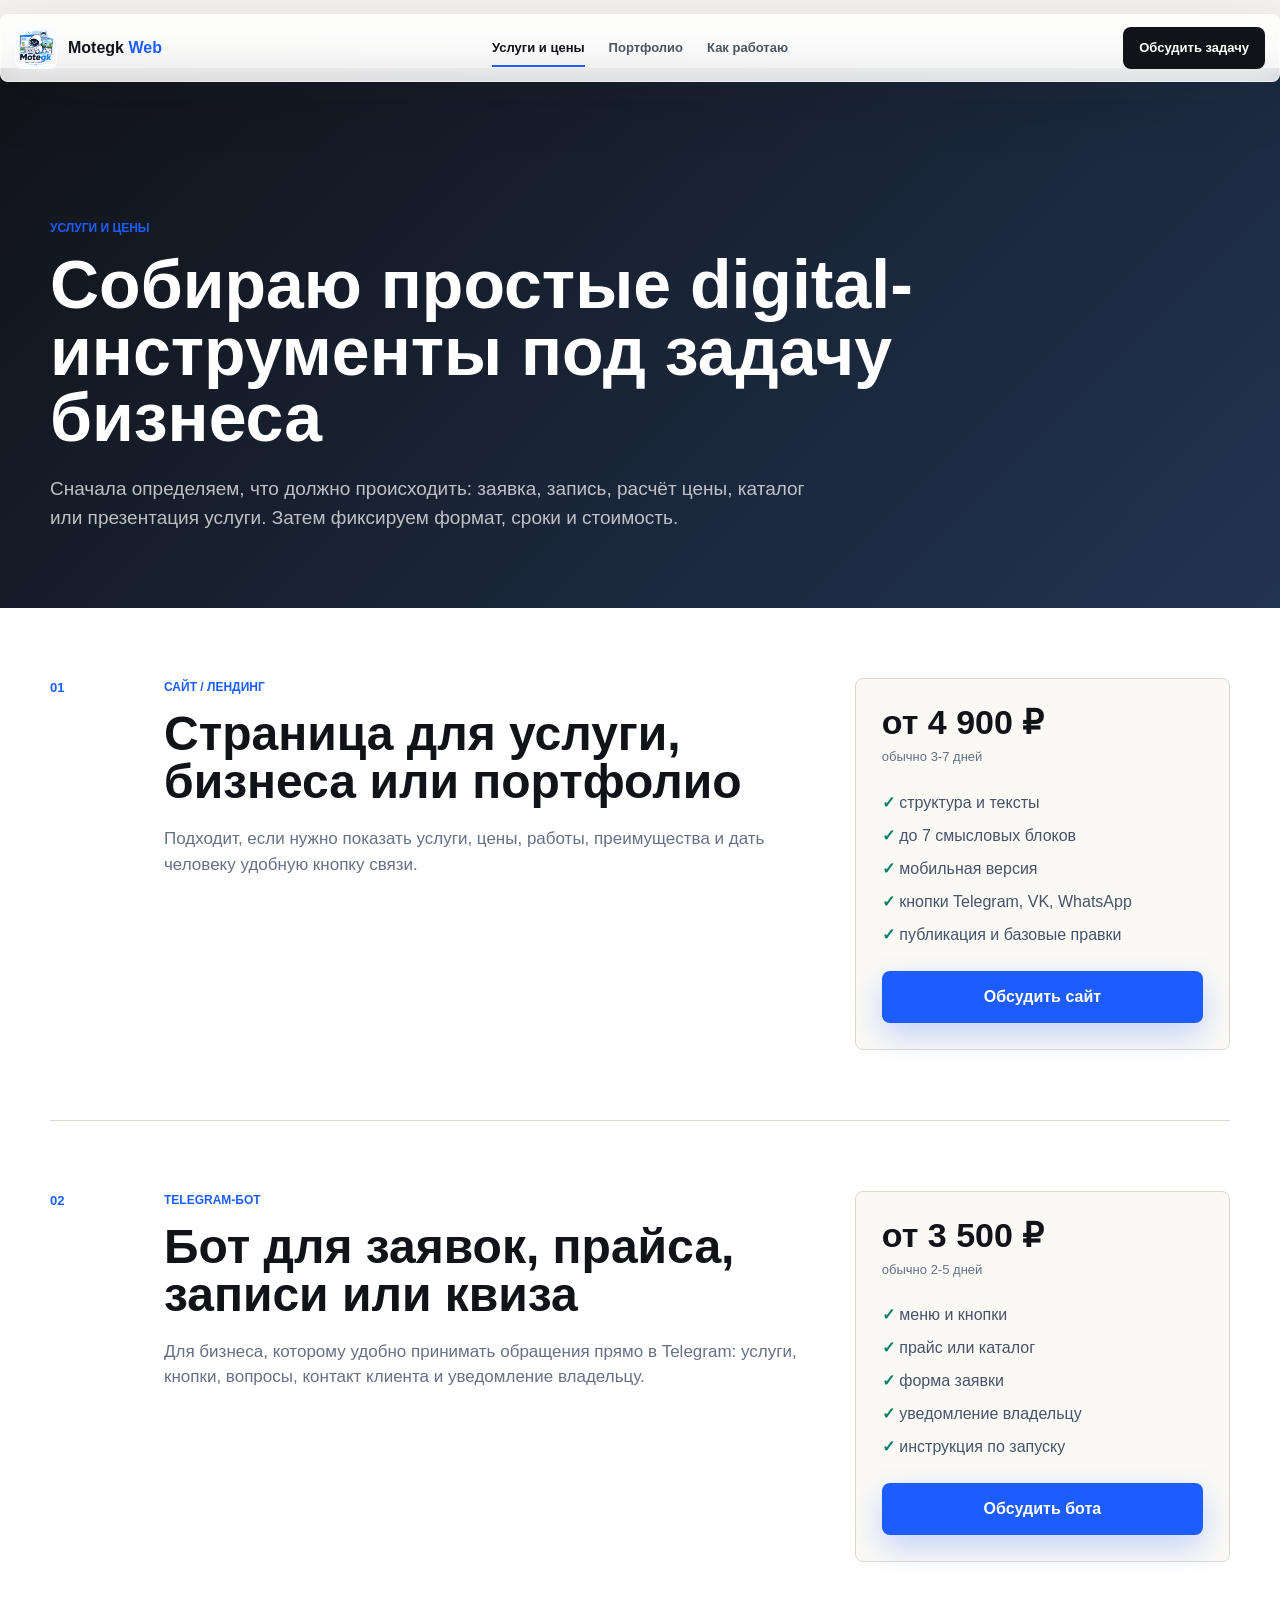
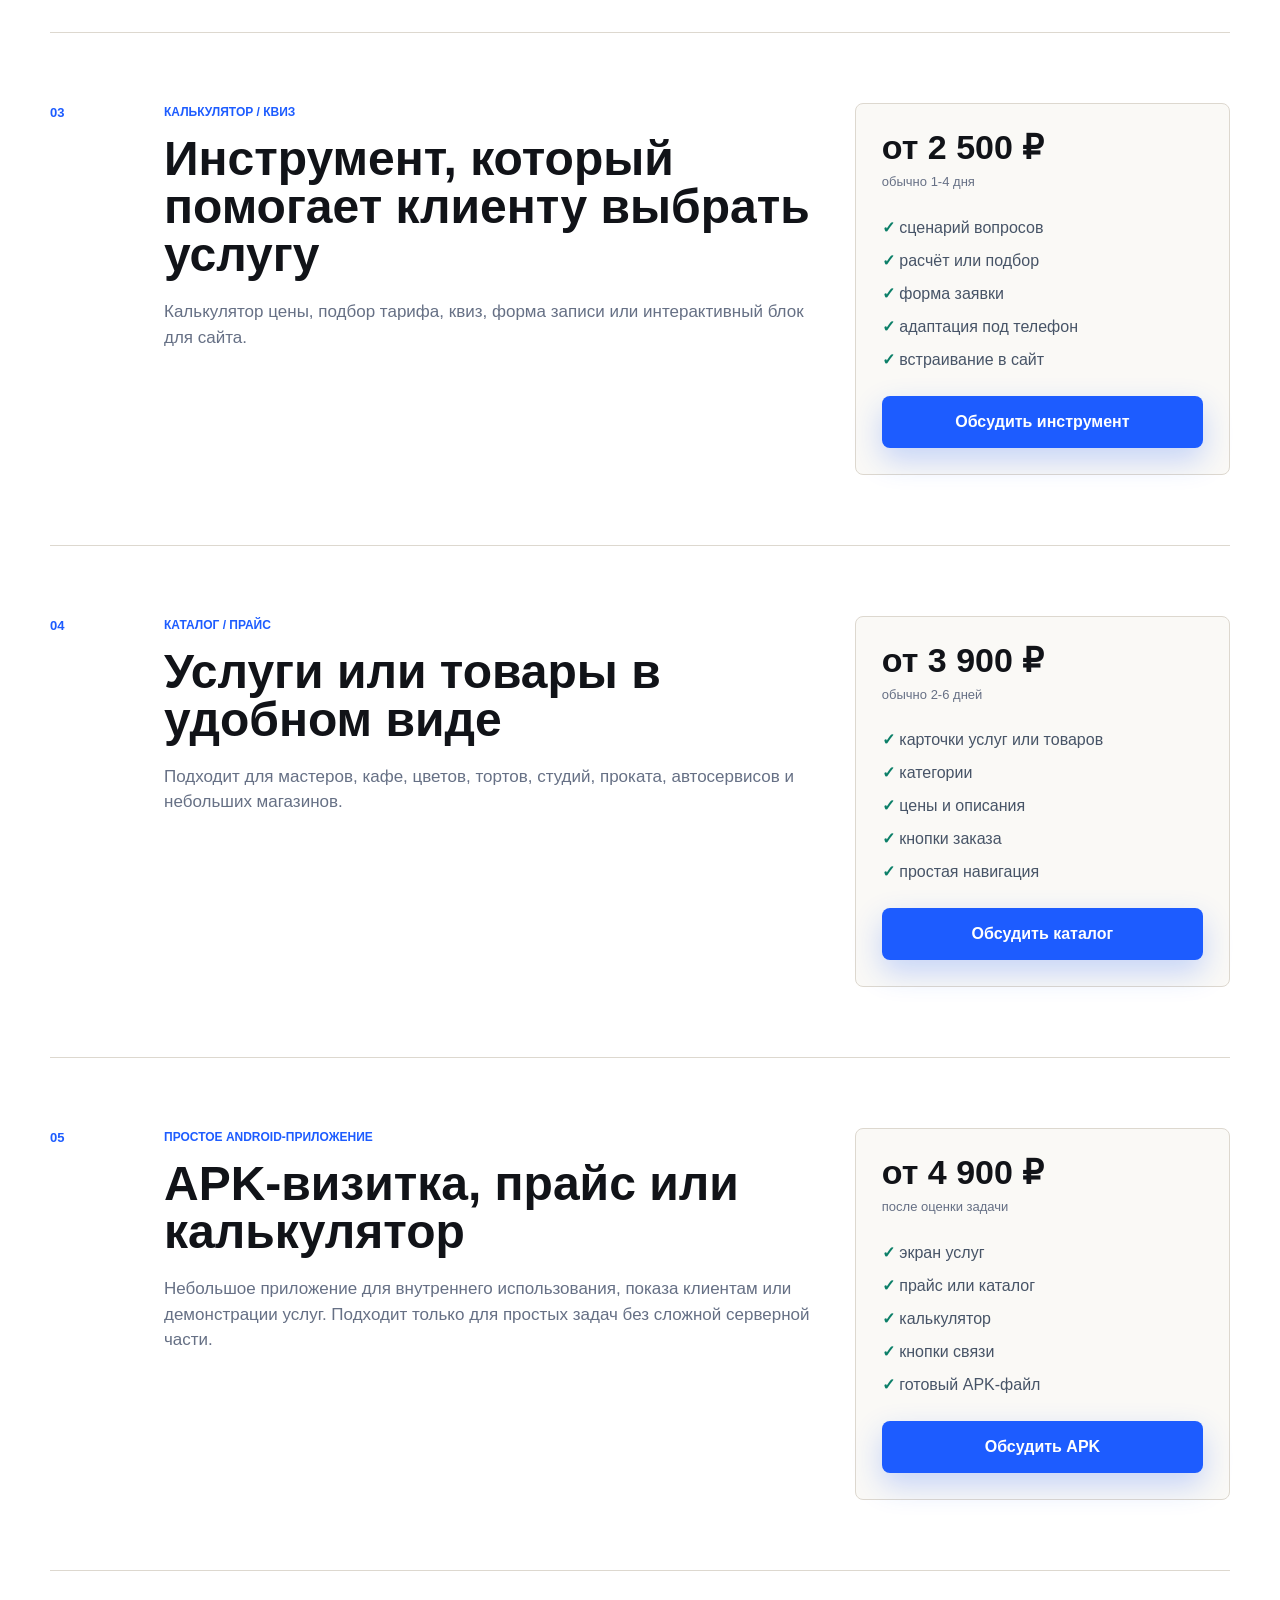
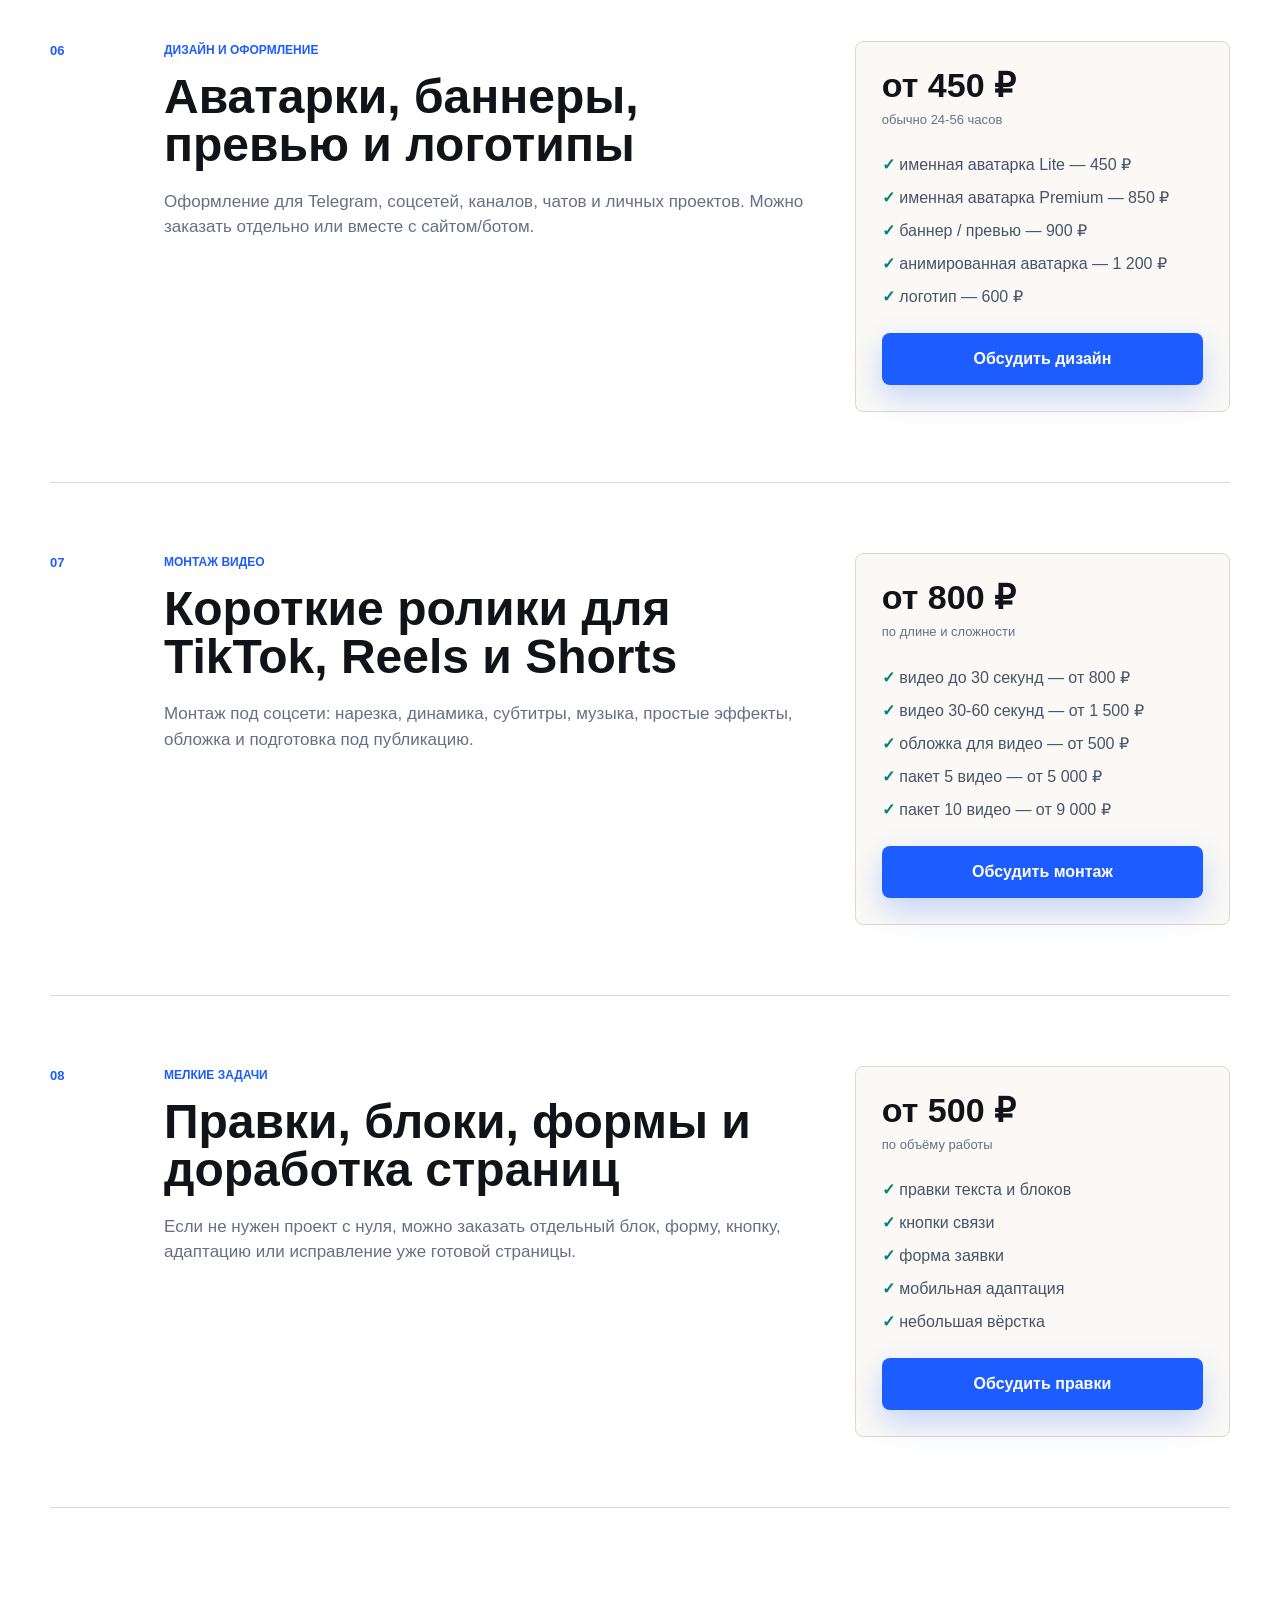
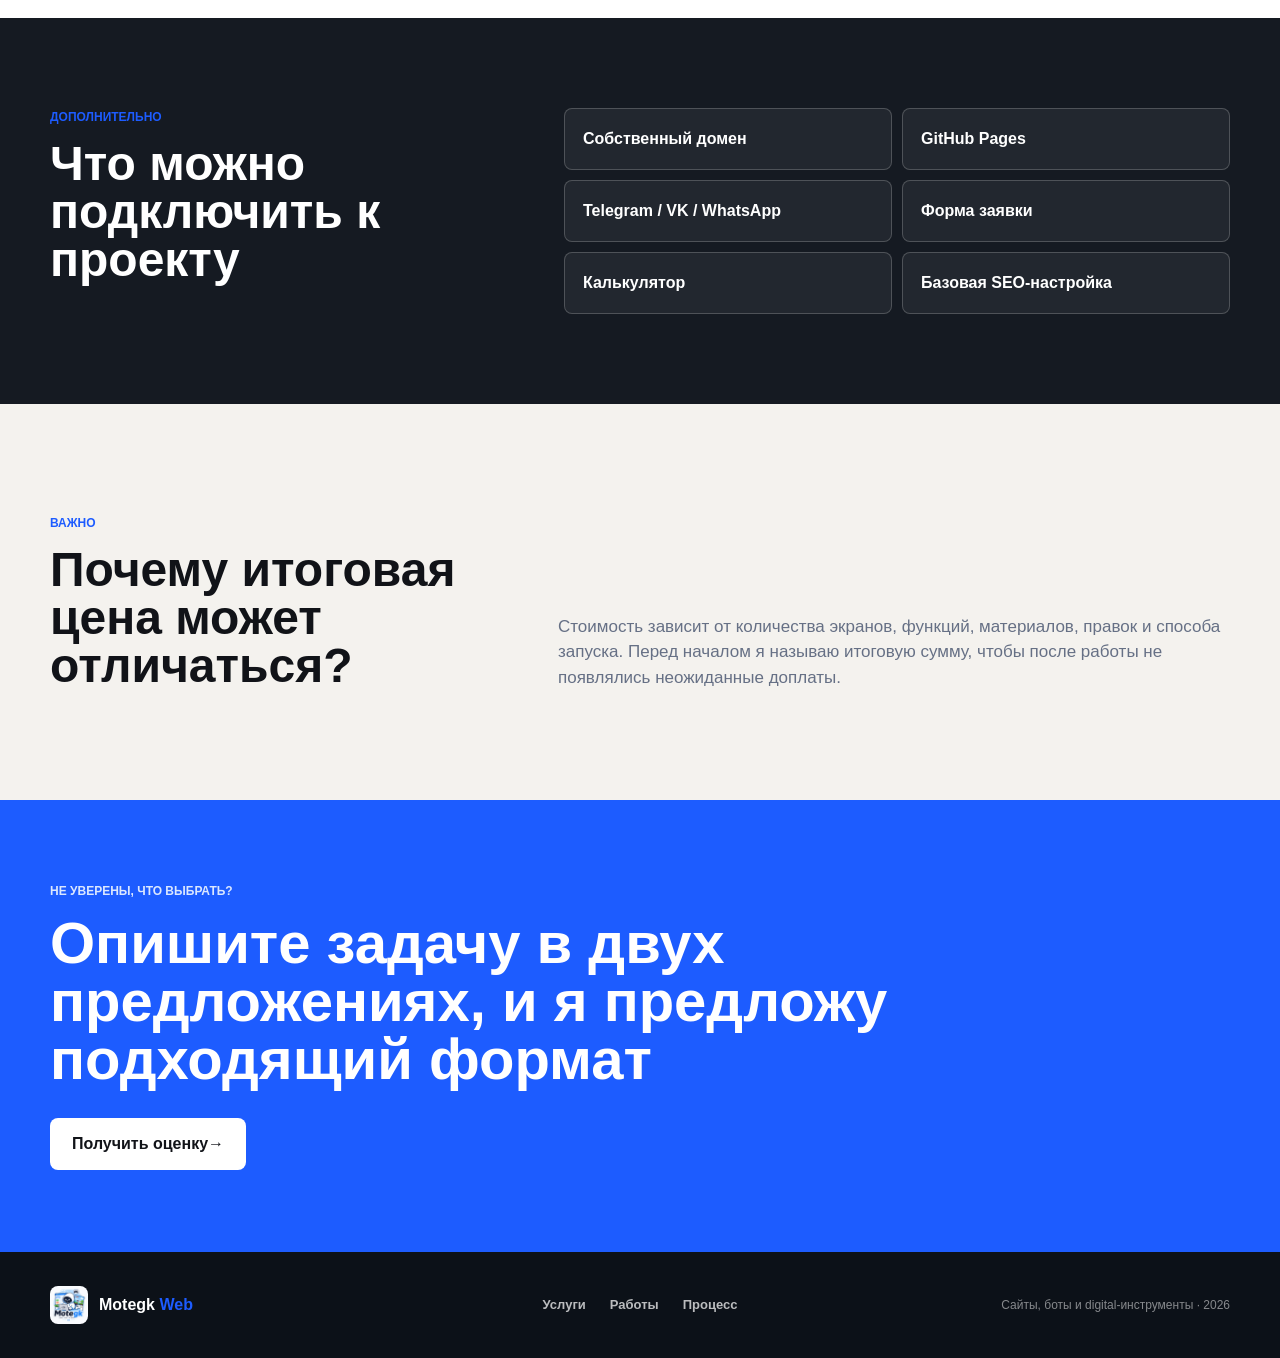
<file: services.html>
<!doctype html>
<html lang="ru">
<head>
  <meta charset="UTF-8">
  <meta name="viewport" content="width=device-width, initial-scale=1.0">
  <meta name="description" content="Услуги Motegk Web: сайты, лендинги, Telegram-боты, калькуляторы, квизы, формы заявок и простые digital-инструменты.">
  <title>Услуги и цены | Motegk Web</title>
  <link rel="stylesheet" href="styles.css?v=9">
</head>
<body>
  <header class="site-header header-solid">
    <a class="brand" href="index.html"><img src="assets/logo-motegk.webp" alt=""><span>Motegk <b>Web</b></span></a>
    <nav class="desktop-nav"><a class="active" href="services.html">Услуги и цены</a><a href="portfolio.html">Портфолио</a><a href="process.html">Как работаю</a></nav>
    <button class="button button-small button-dark" type="button" data-contact-open>Обсудить задачу</button>
    <button class="menu-button" type="button" data-menu aria-label="Открыть меню" aria-expanded="false"><span></span><span></span></button>
    <nav class="mobile-nav" data-mobile-nav><a href="services.html">Услуги и цены</a><a href="portfolio.html">Портфолио</a><a href="process.html">Как работаю</a><button type="button" data-contact-open>Обсудить задачу</button></nav>
  </header>
  <main>
    <section class="page-hero page-hero-services">
      <p class="kicker">Услуги и цены</p>
      <h1>Собираю простые digital-инструменты под задачу бизнеса</h1>
      <p>Сначала определяем, что должно происходить: заявка, запись, расчёт цены, каталог или презентация услуги. Затем фиксируем формат, сроки и стоимость.</p>
    </section>
    <section class="section service-list">
      <article class="service-row" id="landing"><div class="service-index">01</div><div><p class="kicker kicker-dark">Сайт / лендинг</p><h2>Страница для услуги, бизнеса или портфолио</h2><p>Подходит, если нужно показать услуги, цены, работы, преимущества и дать человеку удобную кнопку связи.</p></div><div class="service-side"><strong>от 4 900 ₽</strong><span>обычно 3-7 дней</span><ul><li>структура и тексты</li><li>до 7 смысловых блоков</li><li>мобильная версия</li><li>кнопки Telegram, VK, WhatsApp</li><li>публикация и базовые правки</li></ul><button class="button button-primary" type="button" data-contact-open>Обсудить сайт</button></div></article>
      <article class="service-row" id="bot"><div class="service-index">02</div><div><p class="kicker kicker-dark">Telegram-бот</p><h2>Бот для заявок, прайса, записи или квиза</h2><p>Для бизнеса, которому удобно принимать обращения прямо в Telegram: услуги, кнопки, вопросы, контакт клиента и уведомление владельцу.</p></div><div class="service-side"><strong>от 3 500 ₽</strong><span>обычно 2-5 дней</span><ul><li>меню и кнопки</li><li>прайс или каталог</li><li>форма заявки</li><li>уведомление владельцу</li><li>инструкция по запуску</li></ul><button class="button button-primary" type="button" data-contact-open>Обсудить бота</button></div></article>
      <article class="service-row" id="tools"><div class="service-index">03</div><div><p class="kicker kicker-dark">Калькулятор / квиз</p><h2>Инструмент, который помогает клиенту выбрать услугу</h2><p>Калькулятор цены, подбор тарифа, квиз, форма записи или интерактивный блок для сайта.</p></div><div class="service-side"><strong>от 2 500 ₽</strong><span>обычно 1-4 дня</span><ul><li>сценарий вопросов</li><li>расчёт или подбор</li><li>форма заявки</li><li>адаптация под телефон</li><li>встраивание в сайт</li></ul><button class="button button-primary" type="button" data-contact-open>Обсудить инструмент</button></div></article>
      <article class="service-row" id="catalog"><div class="service-index">04</div><div><p class="kicker kicker-dark">Каталог / прайс</p><h2>Услуги или товары в удобном виде</h2><p>Подходит для мастеров, кафе, цветов, тортов, студий, проката, автосервисов и небольших магазинов.</p></div><div class="service-side"><strong>от 3 900 ₽</strong><span>обычно 2-6 дней</span><ul><li>карточки услуг или товаров</li><li>категории</li><li>цены и описания</li><li>кнопки заказа</li><li>простая навигация</li></ul><button class="button button-primary" type="button" data-contact-open>Обсудить каталог</button></div></article>
      <article class="service-row" id="apk"><div class="service-index">05</div><div><p class="kicker kicker-dark">Простое Android-приложение</p><h2>APK-визитка, прайс или калькулятор</h2><p>Небольшое приложение для внутреннего использования, показа клиентам или демонстрации услуг. Подходит только для простых задач без сложной серверной части.</p></div><div class="service-side"><strong>от 4 900 ₽</strong><span>после оценки задачи</span><ul><li>экран услуг</li><li>прайс или каталог</li><li>калькулятор</li><li>кнопки связи</li><li>готовый APK-файл</li></ul><button class="button button-primary" type="button" data-contact-open>Обсудить APK</button></div></article>
      <article class="service-row" id="design"><div class="service-index">06</div><div><p class="kicker kicker-dark">Дизайн и оформление</p><h2>Аватарки, баннеры, превью и логотипы</h2><p>Оформление для Telegram, соцсетей, каналов, чатов и личных проектов. Можно заказать отдельно или вместе с сайтом/ботом.</p></div><div class="service-side"><strong>от 450 ₽</strong><span>обычно 24-56 часов</span><ul><li>именная аватарка Lite — 450 ₽</li><li>именная аватарка Premium — 850 ₽</li><li>баннер / превью — 900 ₽</li><li>анимированная аватарка — 1 200 ₽</li><li>логотип — 600 ₽</li></ul><button class="button button-primary" type="button" data-contact-open>Обсудить дизайн</button></div></article>
      <article class="service-row" id="video"><div class="service-index">07</div><div><p class="kicker kicker-dark">Монтаж видео</p><h2>Короткие ролики для TikTok, Reels и Shorts</h2><p>Монтаж под соцсети: нарезка, динамика, субтитры, музыка, простые эффекты, обложка и подготовка под публикацию.</p></div><div class="service-side"><strong>от 800 ₽</strong><span>по длине и сложности</span><ul><li>видео до 30 секунд — от 800 ₽</li><li>видео 30-60 секунд — от 1 500 ₽</li><li>обложка для видео — от 500 ₽</li><li>пакет 5 видео — от 5 000 ₽</li><li>пакет 10 видео — от 9 000 ₽</li></ul><button class="button button-primary" type="button" data-contact-open>Обсудить монтаж</button></div></article>
      <article class="service-row" id="fixes"><div class="service-index">08</div><div><p class="kicker kicker-dark">Мелкие задачи</p><h2>Правки, блоки, формы и доработка страниц</h2><p>Если не нужен проект с нуля, можно заказать отдельный блок, форму, кнопку, адаптацию или исправление уже готовой страницы.</p></div><div class="service-side"><strong>от 500 ₽</strong><span>по объёму работы</span><ul><li>правки текста и блоков</li><li>кнопки связи</li><li>форма заявки</li><li>мобильная адаптация</li><li>небольшая вёрстка</li></ul><button class="button button-primary" type="button" data-contact-open>Обсудить правки</button></div></article>
    </section>
    <section class="extras-band"><div><p class="kicker">Дополнительно</p><h2>Что можно подключить к проекту</h2></div><div class="extras-grid"><span>Собственный домен</span><span>GitHub Pages</span><span>Telegram / VK / WhatsApp</span><span>Форма заявки</span><span>Калькулятор</span><span>Базовая SEO-настройка</span></div></section>
    <section class="section price-explain"><div><p class="kicker kicker-dark">Важно</p><h2>Почему итоговая цена может отличаться?</h2></div><p>Стоимость зависит от количества экранов, функций, материалов, правок и способа запуска. Перед началом я называю итоговую сумму, чтобы после работы не появлялись неожиданные доплаты.</p></section>
    <section class="cta-band"><p class="kicker">Не уверены, что выбрать?</p><h2>Опишите задачу в двух предложениях, и я предложу подходящий формат</h2><button class="button button-light" type="button" data-contact-open>Получить оценку <span>→</span></button></section>
  </main>
  <footer class="site-footer"><a class="brand brand-footer" href="index.html"><img src="assets/logo-motegk.webp" alt=""><span>Motegk <b>Web</b></span></a><div class="footer-links"><a href="services.html">Услуги</a><a href="portfolio.html">Работы</a><a href="process.html">Процесс</a></div><p>Сайты, боты и digital-инструменты · <span data-year></span></p></footer>
  <dialog class="contact-dialog" data-contact-dialog aria-labelledby="contact-title"><div class="dialog-panel"><div class="dialog-head"><div><p class="kicker kicker-dark">Связь</p><h2 id="contact-title">Куда удобнее написать?</h2></div><button type="button" data-contact-close aria-label="Закрыть">×</button></div><div class="contact-list"><a href="https://t.me/Motegk" target="_blank" rel="noopener"><i class="tg">TG</i><span><strong>Telegram</strong><small>@Motegk</small></span><b>↗</b></a><a href="https://vk.com/motegk" target="_blank" rel="noopener"><i class="vk">VK</i><span><strong>ВКонтакте</strong><small>vk.com/motegk</small></span><b>↗</b></a><a href="https://wa.me/79126756525" target="_blank" rel="noopener"><i class="wa">WA</i><span><strong>WhatsApp</strong><small>+7 912 675-65-25</small></span><b>↗</b></a></div><p class="dialog-note">Напишите, чем занимается бизнес и что нужно получить: сайт, бот, калькулятор, форму заявки или другой простой инструмент.</p></div></dialog>
  <script src="script.js?v=9"></script>
</body>
</html>
</file>
<file: styles.css>
:root {
  --ink: #111318;
  --muted: #667085;
  --paper: #f4f2ee;
  --soft: #faf9f6;
  --white: #ffffff;
  --line: #ddd8cf;
  --line-dark: rgba(255,255,255,.18);
  --blue: #1d5cff;
  --blue-dark: #123aab;
  --green: #0b7f68;
  --gold: #b98d35;
  --graphite: #151a22;
  --max: 1180px;
}

* { box-sizing: border-box; }
html { overflow-x: hidden; scroll-behavior: smooth; }
body {
  margin: 0;
  overflow-x: hidden;
  background: var(--paper);
  color: var(--ink);
  font-family: Arial, Helvetica, sans-serif;
  line-height: 1.5;
}
body.menu-open { overflow: hidden; }
img { display: block; max-width: 100%; }
a { color: inherit; text-decoration: none; }
button { font: inherit; }

.site-header {
  position: fixed;
  z-index: 30;
  top: 14px;
  right: max(16px, calc((100vw - var(--max)) / 2));
  left: max(16px, calc((100vw - var(--max)) / 2));
  display: grid;
  grid-template-columns: 1fr auto 1fr;
  align-items: center;
  min-height: 68px;
  padding: 0 14px;
  border: 1px solid rgba(255,255,255,.48);
  border-radius: 8px;
  background: rgba(255,255,255,.82);
  color: var(--ink);
  box-shadow: 0 18px 60px rgba(17,19,24,.12);
  backdrop-filter: blur(18px);
}
.brand { display: inline-flex; align-items: center; gap: 11px; width: max-content; font-weight: 900; }
.brand img { width: 42px; height: 42px; border-radius: 8px; background: white; object-fit: cover; }
.brand b { color: var(--blue); }
.desktop-nav { display: flex; align-items: center; gap: 24px; font-size: 13px; font-weight: 800; color: #4b5563; }
.desktop-nav a { position: relative; transition: color .2s ease; }
.desktop-nav a:hover { color: var(--ink); }
.site-header > .button { justify-self: end; }

.button {
  display: inline-flex;
  align-items: center;
  justify-content: center;
  min-height: 52px;
  padding: 0 22px;
  border: 0;
  border-radius: 8px;
  font-weight: 900;
  cursor: pointer;
  transition: transform .2s ease, background .2s ease, color .2s ease, border-color .2s ease, box-shadow .2s ease;
}
.button:hover { transform: translateY(-2px); }
.button-small { min-height: 42px; padding-inline: 16px; font-size: 13px; }
.button-primary { background: var(--blue); color: white; box-shadow: 0 12px 30px rgba(29,92,255,.24); }
.button-primary:hover { background: var(--blue-dark); box-shadow: 0 16px 34px rgba(29,92,255,.28); }
.button-secondary { border: 1px solid rgba(17,19,24,.18); background: rgba(255,255,255,.7); color: var(--ink); }
.button-dark { background: var(--ink); color: white; }
.button-light { background: white; color: var(--ink); }
.button-outline { border: 1px solid var(--line); background: transparent; color: var(--ink); }
.button-outline:hover { border-color: var(--ink); background: white; }
.menu-button, .mobile-nav { display: none; }

.hero {
  position: relative;
  min-height: 900px;
  display: grid;
  align-items: end;
  grid-template-columns: minmax(0, 1fr);
  overflow: hidden;
  padding: 150px max(22px, calc((100vw - var(--max)) / 2)) 34px;
  background: var(--soft);
}
.hero-bg { position: absolute; inset: 0; overflow: hidden; pointer-events: none; }
.hero-bg::before {
  position: absolute;
  inset: 0;
  background:
    linear-gradient(90deg, rgba(250,249,246,.96) 0%, rgba(250,249,246,.9) 43%, rgba(250,249,246,.5) 100%),
    radial-gradient(circle at 82% 34%, rgba(29,92,255,.18), transparent 28%),
    radial-gradient(circle at 70% 82%, rgba(185,141,53,.14), transparent 26%);
  content: "";
}
.hero-interface {
  position: absolute;
  right: max(22px, calc((100vw - var(--max)) / 2));
  bottom: 164px;
  width: min(490px, 39vw);
  min-height: 410px;
  filter: drop-shadow(0 34px 70px rgba(17,19,24,.18));
}
.hero-grid {
  position: absolute;
  inset: 0;
  opacity: .42;
  background-image: linear-gradient(rgba(17,19,24,.07) 1px, transparent 1px), linear-gradient(90deg, rgba(17,19,24,.07) 1px, transparent 1px);
  background-size: 72px 72px;
  mask-image: linear-gradient(180deg, transparent, #000 18%, #000 72%, transparent);
}
.browser-mockup {
  overflow: hidden;
  border: 1px solid rgba(17,19,24,.12);
  border-radius: 8px;
  background: rgba(255,255,255,.88);
  box-shadow: 0 30px 80px rgba(17,19,24,.16);
  backdrop-filter: blur(18px);
  transform: rotate(-1.5deg);
  transition: transform .25s ease;
}
.hero:hover .browser-mockup {
  transform: rotate(0deg) translateY(-3px);
}
.browser-top {
  display: flex;
  gap: 7px;
  padding: 14px 16px;
  border-bottom: 1px solid var(--line);
  background: rgba(244,242,238,.72);
}
.browser-top span { width: 10px; height: 10px; border-radius: 50%; background: #d1d5db; }
.browser-top span:nth-child(1) { background: #ef6a5b; }
.browser-top span:nth-child(2) { background: #e5b84b; }
.browser-top span:nth-child(3) { background: #57b879; }
.mockup-main { padding: 34px; }
.mockup-main p { margin: 0 0 10px; color: var(--blue); font-size: 12px; font-weight: 900; text-transform: uppercase; }
.mockup-main h3 { margin: 0; font-size: 38px; line-height: 1; }
.mockup-buttons { display: flex; flex-wrap: wrap; gap: 8px; margin-top: 24px; }
.mockup-buttons span {
  display: inline-flex;
  min-height: 38px;
  align-items: center;
  padding: 0 13px;
  border: 1px solid var(--line);
  border-radius: 8px;
  background: white;
  color: #344054;
  font-size: 13px;
  font-weight: 900;
}
.mockup-line { width: 68%; height: 12px; margin-top: 16px; border-radius: 999px; background: #e8ecf2; }
.mockup-line.long { width: 100%; margin-top: 30px; }
.mockup-cta {
  display: flex;
  width: max-content;
  min-height: 46px;
  align-items: center;
  margin-top: 30px;
  padding: 0 18px;
  border-radius: 8px;
  background: var(--ink);
  color: white;
  font-weight: 900;
}
.floating-panel {
  position: absolute;
  padding: 18px;
  border: 1px solid rgba(17,19,24,.12);
  border-radius: 8px;
  background: rgba(255,255,255,.92);
  box-shadow: 0 18px 50px rgba(17,19,24,.14);
  backdrop-filter: blur(14px);
}
.floating-panel strong { display: block; font-size: 24px; line-height: 1; }
.floating-panel span { display: block; max-width: 190px; margin-top: 6px; color: var(--muted); font-size: 13px; }
.panel-leads { right: -18px; top: 86px; }
.panel-status { left: -28px; bottom: 34px; }
.hero-inner { position: relative; z-index: 2; max-width: 650px; padding-bottom: 92px; }
.eyebrow, .kicker { margin: 0 0 14px; color: var(--blue); font-size: 12px; font-weight: 900; letter-spacing: 0; text-transform: uppercase; }
.kicker-dark { color: var(--blue); }
.hero h1 {
  margin: 0;
  max-width: 930px;
  font-size: 74px;
  line-height: .95;
}
.hero-text { max-width: 620px; margin: 26px 0 0; color: #475467; font-size: 20px; }
.hero-actions { display: flex; flex-wrap: wrap; gap: 12px; margin-top: 34px; }
.hero-metrics {
  position: relative;
  z-index: 2;
  display: grid;
  grid-template-columns: repeat(3, 1fr);
  border-top: 1px solid var(--line);
}
.hero-metrics div { padding: 24px 30px 0 0; }
.hero-metrics strong { display: block; font-size: 25px; line-height: 1; }
.hero-metrics span { display: block; margin-top: 8px; color: var(--muted); font-size: 14px; }

.section { padding: 110px max(22px, calc((100vw - var(--max)) / 2)); }
.section-head { max-width: 880px; margin-bottom: 44px; }
.section-head h2,
.portfolio-copy h2,
.emoji-content h2,
.contact-card h2 {
  margin: 0;
  font-size: 64px;
  line-height: .98;
}
.section-head-row { display: grid; grid-template-columns: 1fr .55fr; gap: 64px; align-items: end; max-width: none; }
.section-head-row > p { margin: 0; color: var(--muted); font-size: 17px; }

.about-section { background: var(--white); }
.about-grid { display: grid; grid-template-columns: .75fr 1.25fr; gap: 80px; align-items: start; }
.about-copy { color: #475467; font-size: 19px; }
.about-copy p { margin: 0 0 20px; }
.principles { display: grid; grid-template-columns: repeat(3, 1fr); border-top: 1px solid var(--line); }
.principles article { min-height: 250px; padding: 28px 26px 0 0; }
.principles article + article { padding-left: 26px; border-left: 1px solid var(--line); }
.principles span,
.service-card span,
.work-card span { color: var(--blue); font-size: 12px; font-weight: 900; text-transform: uppercase; }
.principles h3 { margin: 18px 0 10px; font-size: 24px; line-height: 1.08; }
.principles p { margin: 0; color: var(--muted); }

.services-section { background: var(--paper); }
.service-grid { display: grid; grid-template-columns: repeat(4, 1fr); gap: 14px; }
.service-card {
  display: flex;
  min-height: 470px;
  flex-direction: column;
  overflow: hidden;
  border: 1px solid var(--line);
  border-radius: 8px;
  background: var(--white);
  box-shadow: 0 16px 44px rgba(17,19,24,.05);
  transition: transform .22s ease, box-shadow .22s ease, border-color .22s ease;
}
.service-card:hover { transform: translateY(-6px); border-color: rgba(17,19,24,.22); box-shadow: 0 24px 60px rgba(17,19,24,.1); }
.service-card img { width: 100%; height: 210px; object-fit: cover; background: #eef2f7; }
.service-card div { padding: 24px; }
.service-card h3 { margin: 12px 0 10px; font-size: 27px; line-height: 1.05; }
.service-card p { margin: 0; color: var(--muted); }
.service-price {
  display: inline-flex;
  min-height: 38px;
  align-items: center;
  margin-top: 22px;
  padding: 0 13px;
  border: 1px solid var(--line);
  border-radius: 8px;
  background: var(--soft);
  color: var(--ink);
  font-size: 15px;
}
.service-card-accent { background: #101820; color: white; }
.service-card-accent p { color: rgba(255,255,255,.7); }
.service-card-accent .service-price { border-color: rgba(255,255,255,.18); background: rgba(255,255,255,.08); color: white; }

.portfolio-section {
  display: grid;
  grid-template-columns: .78fr 1.22fr;
  gap: 48px;
  padding: 110px max(22px, calc((100vw - var(--max)) / 2));
  background: var(--graphite);
  color: white;
}
.portfolio-copy { align-self: center; }
.portfolio-copy p:not(.eyebrow) { margin: 24px 0 30px; color: rgba(255,255,255,.68); font-size: 17px; }
.work-grid { display: grid; grid-template-columns: repeat(2, 1fr); gap: 14px; }
.work-card {
  position: relative;
  min-height: 280px;
  overflow: hidden;
  border: 1px solid rgba(255,255,255,.16);
  border-radius: 8px;
  background: #0d1118;
}
.work-card:first-child { grid-row: span 2; }
.work-card img { width: 100%; height: 100%; object-fit: cover; opacity: .72; transition: transform .4s ease, opacity .3s ease; }
.work-card:hover img { transform: scale(1.04); opacity: .9; }
.work-card div { position: absolute; right: 20px; bottom: 20px; left: 20px; }
.work-card h3 { max-width: 360px; margin: 8px 0 0; font-size: 28px; line-height: 1.06; }

.design-section {
  display: grid;
  grid-template-columns: .92fr 1.08fr;
  gap: 58px;
  align-items: center;
  padding: 110px max(22px, calc((100vw - var(--max)) / 2));
  background: #0f1117;
  color: white;
}
.design-copy h2 {
  max-width: 680px;
  margin: 0;
  font-size: 58px;
  line-height: 1;
}
.design-copy > p:not(.eyebrow) {
  max-width: 620px;
  margin: 24px 0 0;
  color: rgba(255,255,255,.68);
  font-size: 17px;
}
.design-prices {
  display: grid;
  grid-template-columns: repeat(2, 1fr);
  gap: 10px;
  margin: 32px 0;
}
.design-prices article {
  padding: 18px;
  border: 1px solid rgba(255,255,255,.16);
  border-radius: 8px;
  background: rgba(255,255,255,.06);
}
.design-prices span,
.design-prices strong,
.design-prices small { display: block; }
.design-prices span { color: rgba(255,255,255,.72); font-size: 13px; font-weight: 900; }
.design-prices strong { margin-top: 8px; font-size: 28px; line-height: 1; }
.design-prices small { margin-top: 8px; color: rgba(255,255,255,.5); }
.design-gallery {
  display: grid;
  grid-template-columns: 1fr 1fr;
  gap: 12px;
}
.design-gallery img {
  width: 100%;
  min-height: 230px;
  border: 1px solid rgba(255,255,255,.14);
  border-radius: 8px;
  object-fit: cover;
  box-shadow: 0 20px 60px rgba(0,0,0,.26);
}
.design-gallery img:first-child {
  grid-column: 1 / -1;
  aspect-ratio: 16 / 7;
}

.emoji-section {
  display: grid;
  grid-template-columns: .82fr 1.18fr;
  gap: 70px;
  align-items: center;
  background: var(--white);
}
.emoji-visual {
  overflow: hidden;
  border: 1px solid var(--line);
  border-radius: 8px;
  background: #f7fbff;
  box-shadow: 0 22px 70px rgba(17,19,24,.1);
}
.emoji-visual img { width: 100%; aspect-ratio: 1 / 1; object-fit: cover; }
.emoji-content p:not(.eyebrow) { margin: 24px 0 0; color: var(--muted); font-size: 18px; }
.emoji-benefits { display: grid; grid-template-columns: repeat(2, 1fr); gap: 12px; margin: 32px 0; }
.emoji-benefits article { padding: 20px; border: 1px solid var(--line); border-radius: 8px; background: var(--soft); }
.emoji-benefits h3 { margin: 0 0 8px; font-size: 20px; }
.emoji-benefits p { margin: 0 !important; color: var(--muted); font-size: 15px !important; }

.contact-section { background: var(--paper); }
.contact-card {
  padding: 68px;
  border: 1px solid var(--line);
  border-radius: 8px;
  background: var(--white);
  box-shadow: 0 18px 60px rgba(17,19,24,.06);
}
.contact-card h2 { max-width: 980px; }
.contact-actions { display: flex; flex-wrap: wrap; gap: 12px; margin-top: 34px; }

.site-footer {
  display: grid;
  grid-template-columns: 1fr auto 1fr;
  align-items: center;
  gap: 30px;
  padding: 34px max(22px, calc((100vw - var(--max)) / 2));
  background: #0c1118;
  color: white;
}
.brand-footer img { width: 38px; height: 38px; }
.footer-links { display: flex; gap: 24px; color: rgba(255,255,255,.72); font-size: 13px; font-weight: 800; }
.site-footer > p { justify-self: end; margin: 0; color: rgba(255,255,255,.5); font-size: 12px; }

.contact-dialog {
  width: min(560px, calc(100vw - 32px));
  max-height: calc(100svh - 32px);
  margin: auto;
  padding: 0;
  overflow: auto;
  border: 0;
  border-radius: 8px;
  background: white;
  box-shadow: 0 30px 90px rgba(0,0,0,.32);
}
.contact-dialog::backdrop { background: rgba(8,15,28,.72); backdrop-filter: blur(6px); }
.dialog-panel { padding: 30px; }
.dialog-head { display: flex; align-items: flex-start; justify-content: space-between; gap: 20px; }
.dialog-head h2 { max-width: 390px; margin: 0; font-size: 38px; line-height: 1; }
.dialog-head button { flex: 0 0 44px; width: 44px; height: 44px; padding: 0; border: 1px solid var(--line); border-radius: 8px; background: white; font-size: 29px; cursor: pointer; }
.contact-list { display: grid; gap: 10px; margin-top: 28px; }
.contact-list a { display: grid; grid-template-columns: 48px 1fr auto; align-items: center; gap: 14px; padding: 13px; border: 1px solid var(--line); border-radius: 8px; transition: border-color .2s ease, transform .2s ease; }
.contact-list a:hover { border-color: var(--ink); transform: translateY(-2px); }
.contact-list i { display: grid; width: 48px; height: 48px; place-items: center; border-radius: 50%; color: white; font-size: 12px; font-style: normal; font-weight: 900; }
.contact-list .tg { background: #229ed9; }
.contact-list .vk { background: #2787f5; }
.contact-list .wa { background: #25d366; }
.contact-list strong, .contact-list small { display: block; }
.contact-list small { margin-top: 2px; color: var(--muted); }
.dialog-note { margin: 20px 0 0; color: var(--muted); font-size: 14px; }

.header-solid {
  position: sticky;
  top: 14px;
}
.header-solid + main { margin-top: 0; }
.desktop-nav a.active { color: var(--ink); }
.desktop-nav a.active::after {
  position: absolute;
  right: 0;
  bottom: -9px;
  left: 0;
  height: 2px;
  background: var(--blue);
  content: "";
}
.page-hero {
  min-height: 540px;
  display: flex;
  flex-direction: column;
  justify-content: flex-end;
  padding: 150px max(22px, calc((100vw - var(--max)) / 2)) 76px;
  background: var(--graphite);
  color: white;
}
.page-hero-services { background: linear-gradient(135deg, #111318, #213452); }
.page-hero-portfolio { background: linear-gradient(135deg, #101820, #143b34); }
.page-hero-process { background: linear-gradient(135deg, #181411, #4a3923); }
.page-hero h1 {
  max-width: 960px;
  margin: 0;
  font-size: 68px;
  line-height: .98;
}
.page-hero > p:last-child {
  max-width: 760px;
  margin: 24px 0 0;
  color: rgba(255,255,255,.72);
  font-size: 19px;
}
.service-list { padding-top: 0; background: var(--white); }
.service-row {
  display: grid;
  grid-template-columns: 70px 1fr .58fr;
  gap: 44px;
  padding: 70px 0;
  border-bottom: 1px solid var(--line);
}
.service-index { color: var(--blue); font-size: 13px; font-weight: 900; }
.service-row h2, .project-copy h2, .timeline h2, .brief-band h2, .extras-band h2, .price-explain h2, .custom-band h2 {
  margin: 0;
  font-size: 48px;
  line-height: 1;
}
.service-row > div:nth-child(2) > p:last-child,
.price-explain > p,
.custom-band > p {
  max-width: 680px;
  margin: 20px 0 0;
  color: var(--muted);
  font-size: 17px;
}
.service-side {
  min-width: 0;
  padding: 26px;
  border: 1px solid var(--line);
  border-radius: 8px;
  background: var(--soft);
}
.service-side strong, .service-side span { display: block; }
.service-side strong { font-size: 34px; line-height: 1; }
.service-side span { margin-top: 8px; color: var(--muted); font-size: 13px; }
.service-side ul { display: grid; gap: 9px; margin: 24px 0; padding: 0; list-style: none; color: #475467; }
.service-side li::before, .project-copy li::before { color: var(--green); content: "✓ "; font-weight: 900; }
.service-side .button { width: 100%; }
.extras-band, .brief-band, .custom-band {
  display: grid;
  grid-template-columns: .8fr 1.2fr;
  gap: 70px;
  padding: 90px max(22px, calc((100vw - var(--max)) / 2));
  background: var(--graphite);
  color: white;
}
.extras-grid { display: grid; grid-template-columns: repeat(2, 1fr); gap: 10px; }
.extras-grid span, .brief-band li {
  padding: 18px;
  border: 1px solid rgba(255,255,255,.2);
  border-radius: 8px;
  background: rgba(255,255,255,.06);
  font-weight: 800;
}
.price-explain { display: grid; grid-template-columns: .8fr 1.2fr; gap: 60px; align-items: end; background: var(--paper); }
.cta-band {
  display: flex;
  min-height: 430px;
  flex-direction: column;
  align-items: flex-start;
  justify-content: center;
  padding: 82px max(22px, calc((100vw - var(--max)) / 2));
  background: var(--blue);
  color: white;
}
.cta-band h2 {
  max-width: 980px;
  margin: 0;
  font-size: 58px;
  line-height: 1;
}
.cta-band .eyebrow, .cta-band .kicker { color: #dbe7ff; }
.cta-band .button { margin-top: 30px; }
.portfolio-list { display: grid; grid-template-columns: repeat(2, 1fr); gap: 18px; background: var(--white); }
.project {
  overflow: hidden;
  border: 1px solid var(--line);
  border-radius: 8px;
  background: var(--soft);
}
.project-wide { grid-column: 1 / -1; display: grid; grid-template-columns: 1.25fr .75fr; }
.project-media { position: relative; min-height: 360px; display: block; overflow: hidden; background: #182230; }
.project-media img { width: 100%; height: 100%; object-fit: cover; transition: transform .35s ease; }
.project-media:hover img { transform: scale(1.035); }
.project-media span {
  position: absolute;
  right: 18px;
  bottom: 18px;
  padding: 10px 13px;
  border-radius: 8px;
  background: white;
  color: var(--ink);
  font-size: 13px;
  font-weight: 900;
}
.project-copy { padding: 30px; }
.project-copy > p:last-of-type { margin: 18px 0 0; color: var(--muted); }
.project-copy ul { display: grid; gap: 8px; margin-top: 24px; padding: 0; color: var(--muted); list-style: none; }
.custom-band { background: var(--green); }
.custom-band > p { color: rgba(255,255,255,.78); }
.timeline { padding-top: 0; background: var(--white); }
.timeline article {
  display: grid;
  grid-template-columns: 70px .8fr 1.1fr;
  gap: 44px;
  padding: 60px 0;
  border-bottom: 1px solid var(--line);
}
.timeline > article > span { color: var(--blue); font-size: 13px; font-weight: 900; }
.timeline article > div:last-child p { margin: 0 0 18px; color: var(--muted); font-size: 17px; }
.brief-band { background: #5b4630; }
.brief-band ol { display: grid; grid-template-columns: repeat(2, 1fr); gap: 10px; margin: 0; padding: 0; list-style: none; counter-reset: brief; }
.brief-band li { counter-increment: brief; }
.brief-band li::before { margin-right: 10px; color: rgba(255,255,255,.62); content: counter(brief, decimal-leading-zero); }
.faq-section { display: grid; grid-template-columns: .75fr 1.25fr; gap: 70px; background: var(--paper); }
.faq-list { display: grid; gap: 10px; }
details { border: 1px solid var(--line); border-radius: 8px; background: var(--white); }
summary { padding: 20px 22px; font-size: 17px; font-weight: 900; cursor: pointer; }
details p { margin: 0; padding: 0 22px 22px; color: var(--muted); }

.reveal { opacity: 0; transform: translateY(18px); transition: opacity .65s ease, transform .65s ease; }
.reveal.visible { opacity: 1; transform: translateY(0); }

@media (max-width: 1060px) {
  .desktop-nav { gap: 16px; }
  .hero h1 { font-size: 66px; }
  .hero-interface { right: -40px; bottom: 210px; width: 420px; opacity: .34; }
  .browser-mockup { transform: rotate(-1deg); }
  .section-head h2, .portfolio-copy h2, .emoji-content h2, .contact-card h2 { font-size: 52px; }
  .service-grid { grid-template-columns: repeat(2, 1fr); }
  .about-grid, .portfolio-section, .design-section, .emoji-section, .section-head-row, .service-row, .timeline article, .extras-band, .price-explain, .custom-band, .brief-band, .faq-section { grid-template-columns: 1fr; gap: 42px; }
  .service-side { max-width: 520px; }
  .project-wide { grid-template-columns: 1fr; }
  .portfolio-copy { max-width: 760px; }
}

@media (max-width: 820px) {
  .site-header { grid-template-columns: 1fr auto; }
  .desktop-nav, .site-header > .button { display: none; }
  .menu-button {
    position: relative;
    display: block;
    width: 44px;
    height: 44px;
    padding: 0;
    border: 1px solid rgba(17,19,24,.2);
    border-radius: 8px;
    background: transparent;
    color: inherit;
    cursor: pointer;
  }
  .menu-button span { position: absolute; left: 10px; width: 22px; height: 2px; background: currentColor; }
  .menu-button span:first-child { top: 15px; }
  .menu-button span:last-child { top: 25px; }
  .mobile-nav {
    position: absolute;
    top: 76px;
    right: 0;
    left: 0;
    padding: 12px 20px 20px;
    border: 1px solid var(--line);
    border-radius: 8px;
    background: white;
    box-shadow: 0 18px 40px rgba(17,19,24,.12);
  }
  .mobile-nav.open { display: grid; }
  .mobile-nav a, .mobile-nav button { padding: 14px 0; border: 0; border-bottom: 1px solid var(--line); background: transparent; color: var(--ink); text-align: left; font-weight: 900; }
  .principles, .hero-metrics, .work-grid, .emoji-benefits { grid-template-columns: 1fr; }
  .principles article, .principles article + article { min-height: 0; padding: 24px 0; border-left: 0; border-bottom: 1px solid var(--line); }
  .work-card:first-child { grid-row: auto; }
  .site-footer { grid-template-columns: 1fr; align-items: flex-start; }
  .site-footer > p { justify-self: start; }
}

@media (max-width: 620px) {
  .site-header { top: 8px; right: 10px; left: 10px; min-height: 62px; }
  .brand { font-size: 14px; }
  .brand img { width: 38px; height: 38px; }
  .mobile-nav { top: 68px; }
  .hero {
    min-height: 0;
    display: flex;
    flex-direction: column;
    gap: 26px;
    padding: 118px 16px 26px;
    align-items: stretch;
  }
  .hero-bg { position: absolute; inset: 0; }
  .hero-bg::before { background: linear-gradient(180deg, rgba(250,249,246,.98), rgba(250,249,246,.92)); }
  .hero-interface {
    position: relative;
    z-index: 2;
    right: auto;
    bottom: auto;
    order: 2;
    width: 100%;
    min-height: 0;
    opacity: 1;
    filter: drop-shadow(0 20px 42px rgba(17,19,24,.12));
  }
  .browser-mockup { transform: none; }
  .hero:hover .browser-mockup { transform: none; }
  .mockup-main { padding: 22px; }
  .mockup-main h3 { font-size: 30px; }
  .mockup-buttons span { min-height: 34px; font-size: 12px; }
  .mockup-line.long { margin-top: 22px; }
  .mockup-cta { min-height: 42px; margin-top: 22px; }
  .floating-panel { display: none; }
  .hero-inner { order: 1; padding-bottom: 0; }
  .hero h1 { font-size: 43px; }
  .hero-text { font-size: 17px; }
  .hero-actions, .contact-actions { flex-direction: column; }
  .hero-actions .button, .contact-actions .button { width: 100%; }
  .hero-metrics { order: 3; gap: 0; }
  .hero-metrics div { padding: 15px 0; border-top: 1px solid var(--line); }
  .section, .portfolio-section { padding: 74px 16px; }
  .section-head h2, .portfolio-copy h2, .design-copy h2, .emoji-content h2, .contact-card h2, .page-hero h1, .service-row h2, .project-copy h2, .timeline h2, .brief-band h2, .extras-band h2, .price-explain h2, .custom-band h2, .cta-band h2 { font-size: 36px; }
  .page-hero { min-height: 460px; padding: 118px 16px 58px; }
  .service-row, .timeline article { padding: 50px 0; }
  .portfolio-list, .extras-grid, .brief-band ol { grid-template-columns: 1fr; }
  .project-media { min-height: 260px; }
  .design-section, .extras-band, .brief-band, .custom-band, .cta-band { padding: 70px 16px; }
  .design-prices, .design-gallery { grid-template-columns: 1fr; }
  .design-gallery img:first-child { aspect-ratio: auto; }
  .service-grid { grid-template-columns: 1fr; }
  .service-card { min-height: 0; }
  .service-card img { height: 190px; }
  .work-card { min-height: 260px; }
  .emoji-section { gap: 34px; }
  .contact-card { padding: 34px 20px; }
  .footer-links { flex-wrap: wrap; gap: 16px; }
  .dialog-panel { padding: 22px; }
  .dialog-head h2 { font-size: 31px; }
}
</file>
